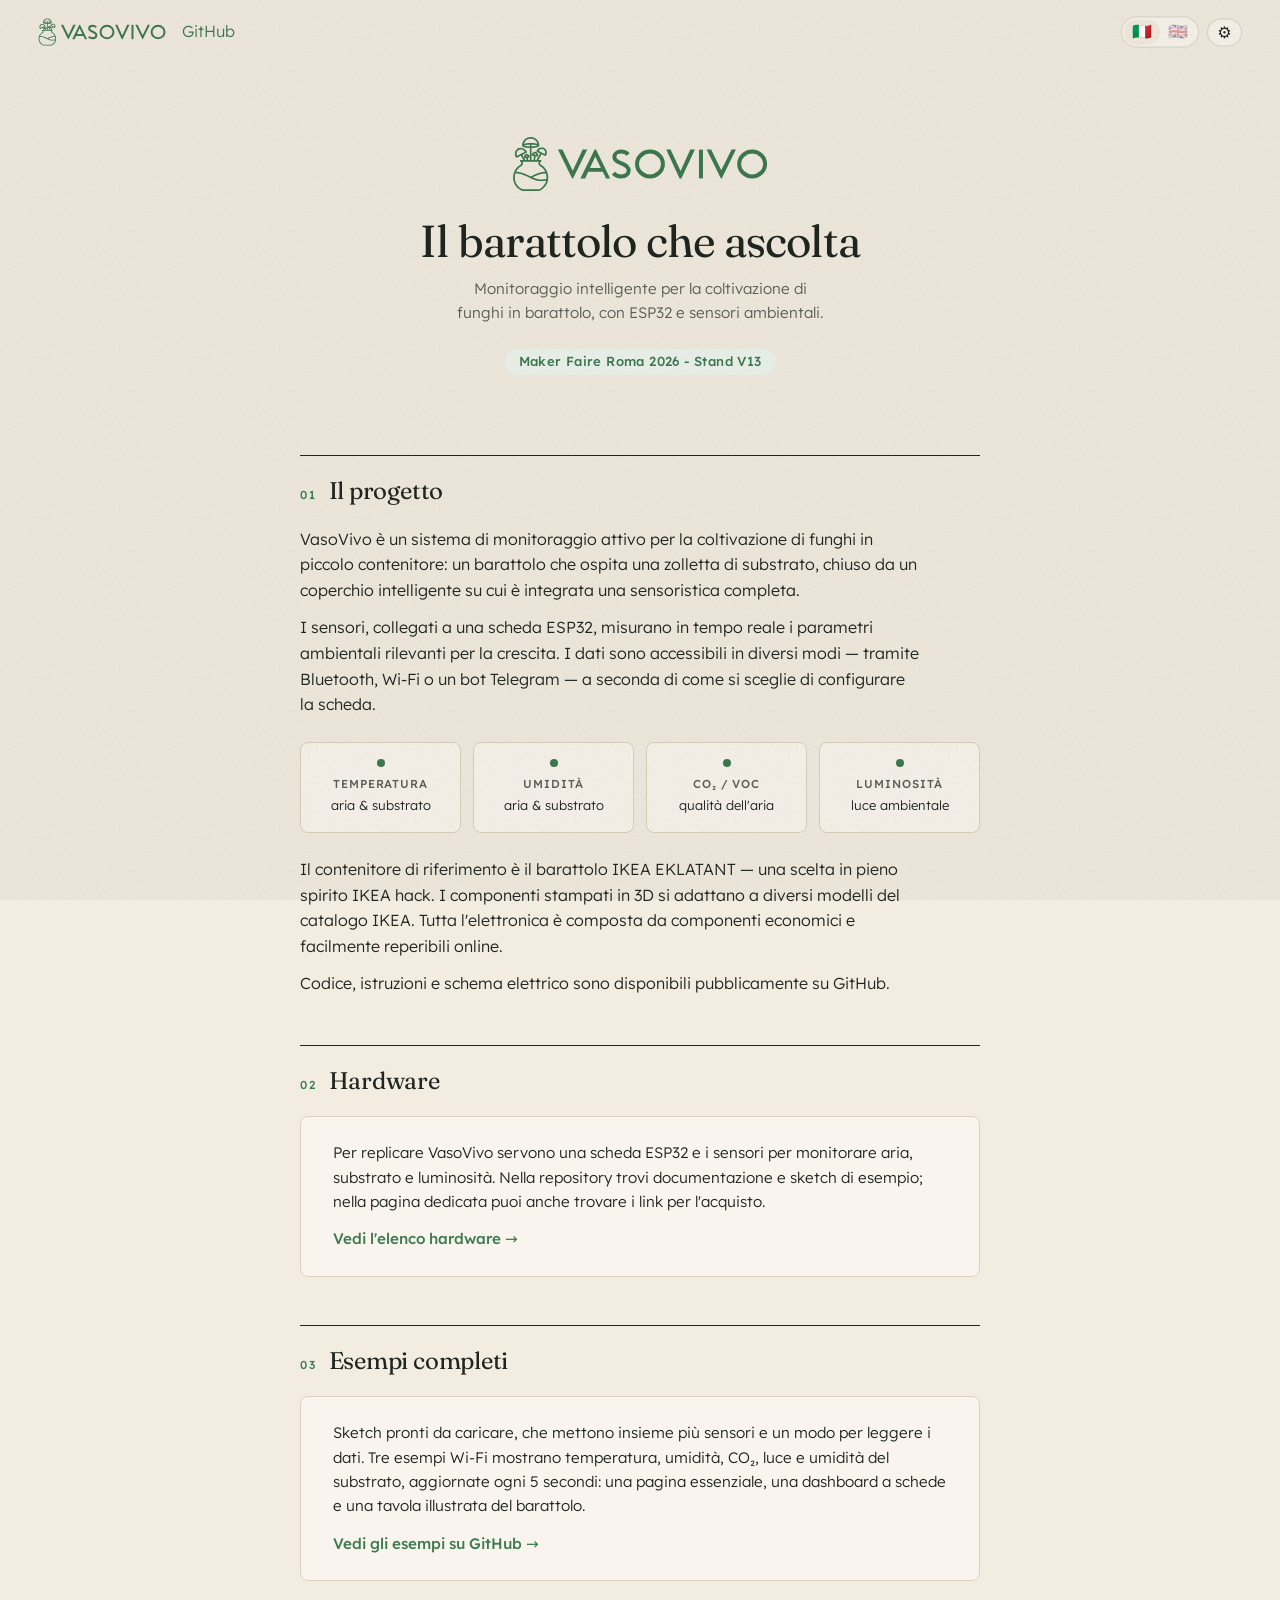
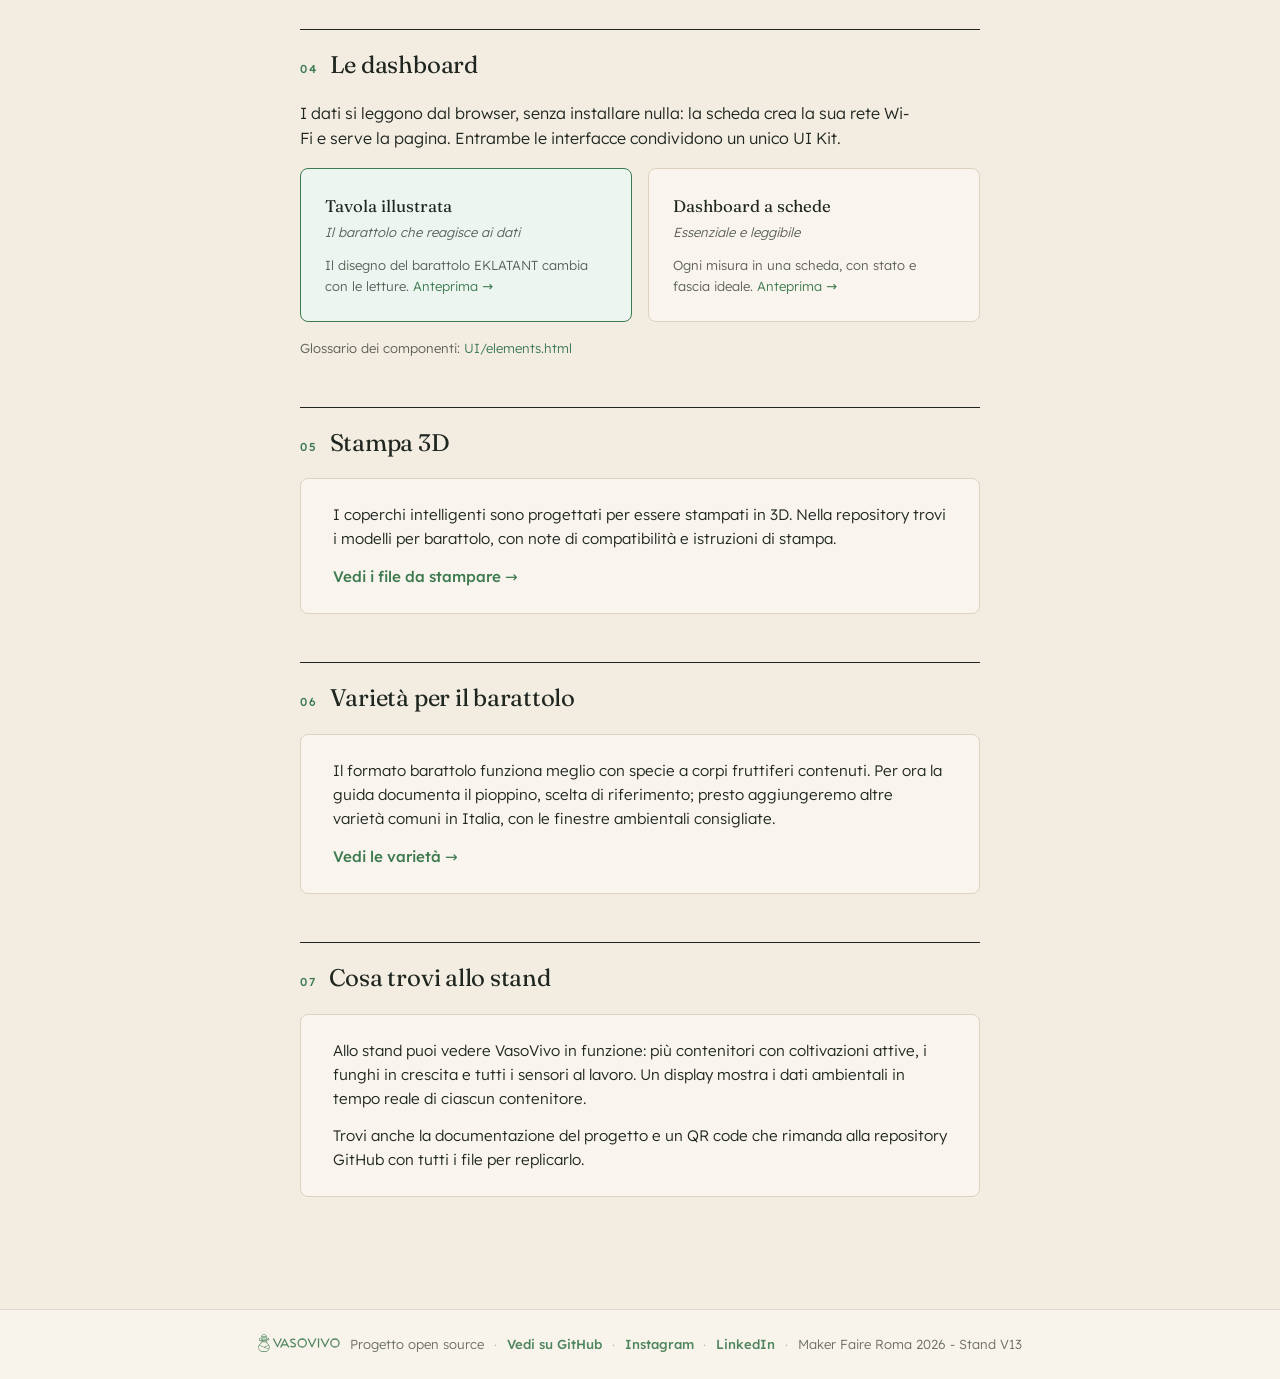
<file: index.html>
<!DOCTYPE html>
<html lang="it">
<head>
  <meta charset="UTF-8" />
  <meta name="viewport" content="width=device-width, initial-scale=1.0" />
  <title data-i18n="home.title">VasoVivo</title>
  <script async src="https://www.googletagmanager.com/gtag/js?id=G-1X45DY3BR6"></script>
  <script>
    window.dataLayer = window.dataLayer || [];
    function gtag(){dataLayer.push(arguments);}
    gtag('js', new Date());
    gtag('config', 'G-1X45DY3BR6');
  </script>
  <link rel="preconnect" href="https://fonts.googleapis.com" />
  <link rel="preconnect" href="https://fonts.gstatic.com" crossorigin />
  <link href="https://fonts.googleapis.com/css2?family=Fraunces:ital,opsz,wght@0,9..144,300..500;1,9..144,300..400&family=Lexend:wght@300;400;500;600&display=swap" rel="stylesheet" />
  <link rel="stylesheet" href="css/style.css" />
</head>
<body class="vv-page">

  <header class="vv-top">
    <a class="vv-brand vv-brand--logo" href="index.html">
      <img src="img/logo.svg" alt="VasoVivo" />
    </a>
    <div class="vv-top__meta">
      <a href="https://github.com/mferrantini/vasovivo" target="_blank" rel="noopener" data-i18n="nav.github">GitHub</a>
    </div>
  </header>

  <div class="vv-hero">
    <img class="vv-hero__logo" src="img/logo.svg" alt="" />
    <h1 class="vv-hero__title" data-i18n="home.hero">Il barattolo che ascolta</h1>
    <p class="vv-hero__lede" data-i18n="home.lede">
      Monitoraggio intelligente per la coltivazione di funghi in barattolo,
      con ESP32 e sensori ambientali.
    </p>
    <span class="vv-badge" data-i18n="home.badge">Maker Faire Roma 2026 - Stand V13</span>
  </div>

  <main class="vv-container">

    <section class="vv-section">
      <div class="vv-section__head">
        <span class="vv-section__num">01</span>
        <h2 class="vv-section__title" data-i18n="home.s1">Il progetto</h2>
      </div>
      <div class="vv-prose">
        <p data-i18n="home.s1.p1">
          <strong>VasoVivo</strong> è un sistema di monitoraggio attivo per la coltivazione di funghi in piccolo contenitore:
          un barattolo che ospita una zolletta di substrato, chiuso da un coperchio intelligente su cui è integrata una sensoristica completa.
        </p>
        <p data-i18n="home.s1.p2">
          I sensori, collegati a una scheda <strong>ESP32</strong>, misurano in tempo reale i parametri ambientali rilevanti per la crescita.
          I dati sono accessibili in diversi modi — tramite <strong>Bluetooth</strong>, <strong>Wi-Fi</strong> o un <strong>bot Telegram</strong> —
          a seconda di come si sceglie di configurare la scheda.
        </p>
      </div>

      <div class="vv-grid-auto vv-my-5">
        <div class="vv-param">
          <span class="vv-param__mark" aria-hidden="true"></span>
          <div class="vv-param__label" data-i18n="home.param.temp">Temperatura</div>
          <div class="vv-param__value" data-i18n="home.param.temp.v">aria &amp; substrato</div>
        </div>
        <div class="vv-param">
          <span class="vv-param__mark" aria-hidden="true"></span>
          <div class="vv-param__label" data-i18n="home.param.hum">Umidità</div>
          <div class="vv-param__value" data-i18n="home.param.hum.v">aria &amp; substrato</div>
        </div>
        <div class="vv-param">
          <span class="vv-param__mark" aria-hidden="true"></span>
          <div class="vv-param__label" data-i18n="home.param.co2">CO₂ / VOC</div>
          <div class="vv-param__value" data-i18n="home.param.co2.v">qualità dell'aria</div>
        </div>
        <div class="vv-param">
          <span class="vv-param__mark" aria-hidden="true"></span>
          <div class="vv-param__label" data-i18n="home.param.light">Luminosità</div>
          <div class="vv-param__value" data-i18n="home.param.light.v">luce ambientale</div>
        </div>
      </div>

      <div class="vv-prose">
        <p data-i18n="home.s1.p3">
          Il contenitore di riferimento è il barattolo
          <a href="https://www.ikea.com/it/it/p/eklatant-contenitore-con-coperchio-vetro-trasparente-bambu-50621766/" target="_blank" rel="noopener"><strong>IKEA EKLATANT</strong></a>
          — una scelta in pieno spirito <em>IKEA hack</em>. I componenti stampati in 3D si adattano a diversi modelli
          del catalogo IKEA. Tutta l'elettronica è composta da componenti economici e facilmente reperibili online.
        </p>
        <p data-i18n="home.s1.p4">
          Codice, istruzioni e schema elettrico sono disponibili pubblicamente su
          <a href="https://github.com/mferrantini/vasovivo" target="_blank" rel="noopener">GitHub</a>.
        </p>
      </div>
    </section>

    <section class="vv-section">
      <div class="vv-section__head">
        <span class="vv-section__num">02</span>
        <h2 class="vv-section__title" data-i18n="home.s2">Hardware</h2>
      </div>
      <div class="vv-panel">
        <p data-i18n="home.s2.p">
          Per replicare VasoVivo servono una scheda ESP32 e i sensori per monitorare aria, substrato e luminosità.
          Nella repository trovi documentazione e sketch di esempio; nella pagina dedicata puoi anche trovare i link per l'acquisto.
        </p>
        <a href="hardware.html" class="vv-link" data-i18n="home.s2.link">Vedi l'elenco hardware →</a>
      </div>
    </section>

    <section class="vv-section">
      <div class="vv-section__head">
        <span class="vv-section__num">03</span>
        <h2 class="vv-section__title" data-i18n="home.s3">Esempi completi</h2>
      </div>
      <div class="vv-panel">
        <p data-i18n="home.s3.p">
          Sketch pronti da caricare, che mettono insieme più sensori e un modo per leggere i dati.
          Tre esempi Wi-Fi mostrano temperatura, umidità, CO₂, luce e umidità del substrato, aggiornate ogni 5 secondi:
          una pagina essenziale, una dashboard a schede e una tavola illustrata del barattolo.
        </p>
        <a href="https://github.com/mferrantini/vasovivo/tree/main/examples" target="_blank" rel="noopener" class="vv-link" data-i18n="home.s3.link">Vedi gli esempi su GitHub →</a>
      </div>
    </section>

    <section class="vv-section">
      <div class="vv-section__head">
        <span class="vv-section__num">04</span>
        <h2 class="vv-section__title" data-i18n="home.s4">Le dashboard</h2>
      </div>
      <div class="vv-prose vv-mb-4">
        <p data-i18n="home.s4.p">
          I dati si leggono dal browser, senza installare nulla: la scheda crea la sua rete Wi-Fi e serve la pagina.
          Entrambe le interfacce condividono un unico UI Kit.
        </p>
      </div>
      <div class="vv-grid-2">
        <div class="vv-card vv-card--featured">
          <div class="vv-card__title" data-i18n="home.s4.c1.t">Tavola illustrata</div>
          <div class="vv-card__subtitle" data-i18n="home.s4.c1.s">Il barattolo che reagisce ai dati</div>
          <p><span data-i18n="home.s4.c1.p">Il disegno del barattolo EKLATANT cambia con le letture.</span> <a href="UI/index.html" data-i18n="home.s4.c1.link">Anteprima →</a></p>
        </div>
        <div class="vv-card">
          <div class="vv-card__title" data-i18n="home.s4.c2.t">Dashboard a schede</div>
          <div class="vv-card__subtitle" data-i18n="home.s4.c2.s">Essenziale e leggibile</div>
          <p><span data-i18n="home.s4.c2.p">Ogni misura in una scheda, con stato e fascia ideale.</span> <a href="UI/schede.html" data-i18n="home.s4.c2.link">Anteprima →</a></p>
        </div>
      </div>
      <p class="vv-mt-4 vv-text-sm vv-text-soft">
        <span data-i18n="home.s4.gloss">Glossario dei componenti:</span> <a href="UI/elements.html">UI/elements.html</a>
      </p>
    </section>

    <section class="vv-section">
      <div class="vv-section__head">
        <span class="vv-section__num">05</span>
        <h2 class="vv-section__title" data-i18n="home.s5">Stampa 3D</h2>
      </div>
      <div class="vv-panel">
        <p data-i18n="home.s5.p">
          I coperchi intelligenti sono progettati per essere stampati in 3D. Nella repository trovi i modelli
          per barattolo, con note di compatibilità e istruzioni di stampa.
        </p>
        <a href="prints.html" class="vv-link" data-i18n="home.s5.link">Vedi i file da stampare →</a>
      </div>
    </section>

    <section class="vv-section">
      <div class="vv-section__head">
        <span class="vv-section__num">06</span>
        <h2 class="vv-section__title" data-i18n="home.s6">Varietà per il barattolo</h2>
      </div>
      <div class="vv-panel">
        <p data-i18n="home.s6.p">
          Il formato barattolo funziona meglio con specie a corpi fruttiferi contenuti.
          Per ora la guida documenta il pioppino, scelta di riferimento; presto aggiungeremo
          altre varietà comuni in Italia, con le finestre ambientali consigliate.
        </p>
        <a href="varieties.html" class="vv-link" data-i18n="home.s6.link">Vedi le varietà →</a>
      </div>
    </section>

    <section class="vv-section">
      <div class="vv-section__head">
        <span class="vv-section__num">07</span>
        <h2 class="vv-section__title" data-i18n="home.s7">Cosa trovi allo stand</h2>
      </div>
      <div class="vv-panel">
        <p data-i18n="home.s7.p1">
          Allo stand puoi vedere <strong>VasoVivo</strong> in funzione: più contenitori con coltivazioni attive,
          i funghi in crescita e tutti i sensori al lavoro. Un display mostra i dati ambientali
          in tempo reale di ciascun contenitore.
        </p>
        <p data-i18n="home.s7.p2">
          Trovi anche la documentazione del progetto e un QR code che rimanda
          alla repository GitHub con tutti i file per replicarlo.
        </p>
      </div>
    </section>

  </main>

  <footer class="vv-foot">
    <img class="vv-foot__logo" src="img/logo.svg" alt="" />
    <span data-i18n="footer.open">Progetto open source</span>
    <span class="vv-foot__sep">·</span>
    <a href="https://github.com/mferrantini/vasovivo" target="_blank" rel="noopener" data-i18n="footer.github">Vedi su GitHub</a>
    <span class="vv-foot__sep">·</span>
    <a href="https://www.instagram.com/vasovivo_/" target="_blank" rel="noopener" data-i18n="footer.instagram">Instagram</a>
    <span class="vv-foot__sep">·</span>
    <a href="https://www.linkedin.com/in/marcoferrantini/" target="_blank" rel="noopener" data-i18n="footer.linkedin">LinkedIn</a>
    <span class="vv-foot__sep">·</span>
    <span data-i18n="footer.mf">Maker Faire Roma 2026 - Stand V13</span>
  </footer>

  <script src="js/vv-settings.js"></script>
</body>
</html>
</file>
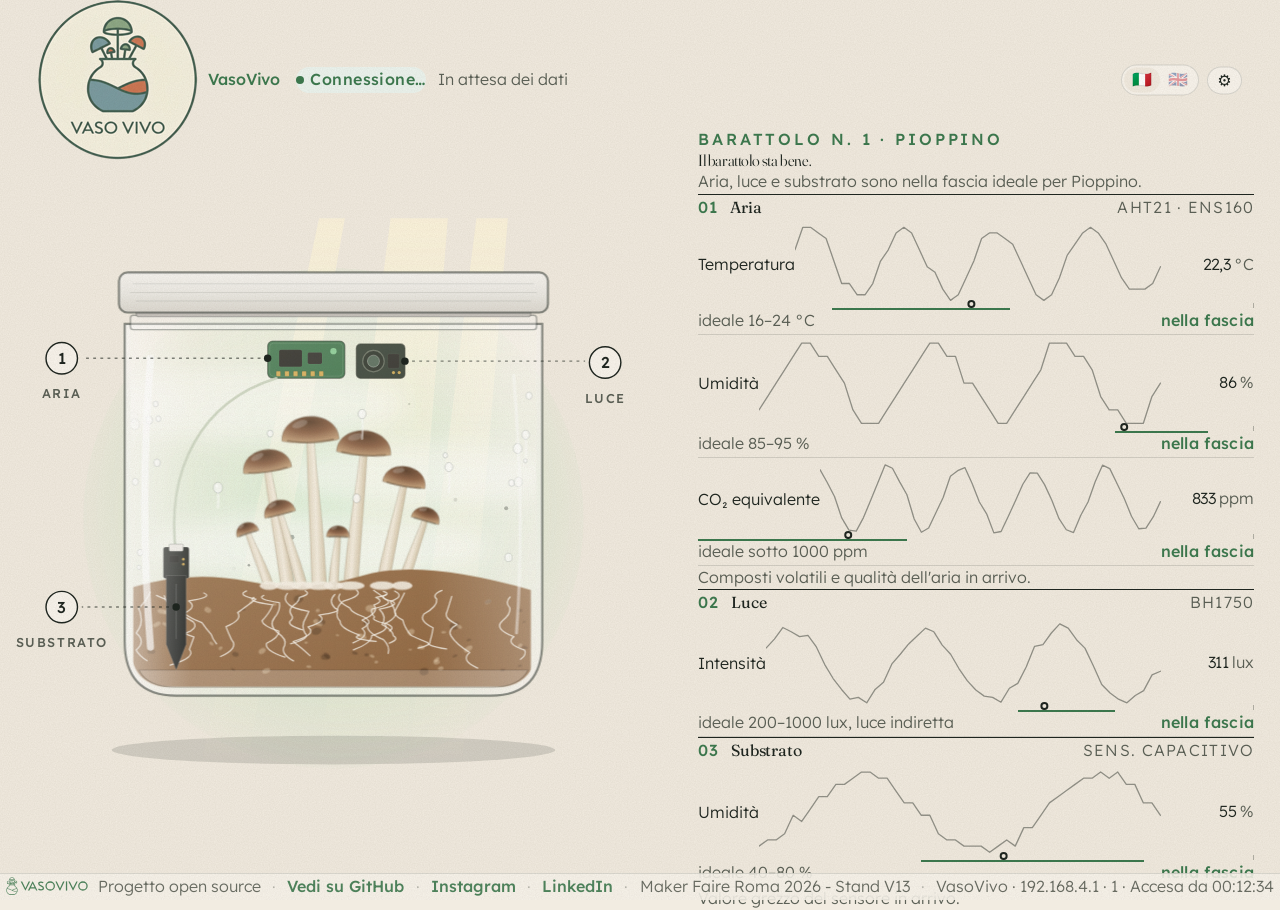
<file: UI/index.html>
<!DOCTYPE html>
<html lang="it">
<head>
  <meta charset="UTF-8" />
  <meta name="viewport" content="width=device-width, initial-scale=1.0" />
  <title>Il barattolo — VasoVivo</title>
  <script async src="https://www.googletagmanager.com/gtag/js?id=G-1X45DY3BR6"></script>
  <script>
    window.dataLayer = window.dataLayer || [];
    function gtag(){dataLayer.push(arguments);}
    gtag('js', new Date());
    gtag('config', 'G-1X45DY3BR6');
  </script>
  <!-- vv:online -->
  <link rel="preconnect" href="https://fonts.googleapis.com" />
  <link rel="preconnect" href="https://fonts.gstatic.com" crossorigin />
  <link href="https://fonts.googleapis.com/css2?family=Fraunces:ital,opsz,wght@0,9..144,300..500;1,9..144,300..400&family=Lexend:wght@300;400;500;600&display=swap" rel="stylesheet" />
  <!-- /vv:online -->
  <link rel="stylesheet" href="../css/style.css" />
</head>
<!--
  Dashboard: tavola illustrata del barattolo EKLATANT.
  Sul sito mostra dati simulati; examples/wifi-illustrated/build-data.sh ne fa la copia per l'ESP32.
-->
<body class="vv-page vv-page--dash" data-source="demo">

  <header class="vv-top vv-reveal">
    <a class="vv-brand" href="../index.html">
      <img src="../img/logo-small.png" alt="" width="36" height="36" />
      <span>VasoVivo</span>
    </a>
    <div class="vv-top__meta">
      <span class="vv-status vv-status--ok" id="status">
        <span class="vv-status__dot"></span>
        <span id="status-text" data-i18n="dash.connecting">Connessione…</span>
      </span>
      <span class="vv-ts" id="updated" data-i18n="dash.waiting">In attesa dei dati</span>
    </div>
  </header>

  <main class="vv-dash vv-dash--loading" id="dashboard">

    <figure class="vv-plate">
      <!--
        EKLATANT 4,2 l: diametro 20 cm, altezza 18,5 cm (più largo che alto).
        Coperchio bianco stampato 3D; sensori sotto il coperchio, dentro il barattolo.
      -->
      <svg class="vv-art" id="jar-art" viewBox="45 36 430 386" role="img" aria-labelledby="jar-art-title">
        <title id="jar-art-title">Barattolo IKEA EKLATANT con pioppini: condensa, luce, aria e substrato cambiano con le letture</title>
        <defs>
          <radialGradient id="vv-glow" cx="50%" cy="48%" r="55%">
            <stop offset="0" class="vv-glow-stop" />
            <stop offset="1" class="vv-glow-stop" stop-opacity="0" />
          </radialGradient>
          <linearGradient id="vv-ray" x1="0" y1="0" x2="0" y2="1">
            <stop offset="0" stop-color="#fff7dc" stop-opacity="0.95" />
            <stop offset="1" stop-color="#fff7dc" stop-opacity="0" />
          </linearGradient>
          <linearGradient id="vv-glass" x1="0" y1="0" x2="1" y2="0">
            <stop offset="0" stop-color="#ffffff" stop-opacity="0.55" />
            <stop offset="0.16" stop-color="#ffffff" stop-opacity="0.08" />
            <stop offset="0.72" stop-color="#ffffff" stop-opacity="0" />
            <stop offset="1" stop-color="#ffffff" stop-opacity="0.28" />
          </linearGradient>
          <linearGradient id="vv-lid" x1="0" y1="0" x2="0" y2="1">
            <stop offset="0" stop-color="#f7f5f1" />
            <stop offset="0.55" stop-color="#eceae4" />
            <stop offset="1" stop-color="#ddd9d1" />
          </linearGradient>
          <radialGradient id="vv-cap" cx="50%" cy="20%" r="85%">
            <stop offset="0" stop-color="#4f311d" />
            <stop offset="0.5" stop-color="#83563a" />
            <stop offset="1" stop-color="#c9a47c" />
          </radialGradient>
          <linearGradient id="vv-stem" x1="0" y1="0" x2="1" y2="0">
            <stop offset="0" stop-color="#e2d6c0" />
            <stop offset="0.45" stop-color="#f6efe2" />
            <stop offset="1" stop-color="#d5c6aa" />
          </linearGradient>
          <filter id="vv-blur" x="-50%" y="-50%" width="200%" height="200%">
            <feGaussianBlur stdDeviation="8" />
          </filter>
          <!-- Interno del vetro: cilindro largo e basso, angoli morbidi in basso -->
          <clipPath id="vv-inside">
            <path d="M118 98 H402 V318 Q402 348 372 348 H148 Q118 348 118 318 Z" />
          </clipPath>
        </defs>

        <!-- Alone soft (colore = temperatura), senza nicchia -->
        <circle cx="260" cy="230" r="175" fill="url(#vv-glow)" opacity="0.7" />
        <ellipse class="vv-shadow" cx="260" cy="392" rx="155" ry="10" />

        <!-- Luce dall'alto -->
        <g class="vv-rays">
          <g class="vv-rays__flicker">
            <polygon points="300,20 340,20 310,400 250,400" fill="url(#vv-ray)" />
            <polygon points="360,20 382,20 350,400 312,400" fill="url(#vv-ray)" />
            <polygon points="250,20 268,20 200,400 168,400" fill="url(#vv-ray)" />
          </g>
        </g>

        <!-- Corpo in vetro (fondo) -->
        <path class="vv-glass-back" d="M114 94 H406 V316 Q406 354 370 354 H150 Q114 354 114 316 Z" />

        <g clip-path="url(#vv-inside)">
          <g class="vv-mist">
            <ellipse class="vv-mist__cloud" cx="200" cy="150" rx="110" ry="26" filter="url(#vv-blur)" />
            <ellipse class="vv-mist__cloud vv-mist__cloud--slow" cx="320" cy="200" rx="95" ry="22" filter="url(#vv-blur)" />
            <ellipse class="vv-mist__cloud" cx="250" cy="250" rx="120" ry="24" filter="url(#vv-blur)" />
          </g>
          <g id="jar-particles"></g>

          <!-- Sensori sotto il coperchio, centrati sull'asse del barattolo (≈260) -->
          <g id="jar-sensors">
            <!-- Aria: ENS160 + AHT21 -->
            <g class="vv-mod vv-mod--air" transform="translate(214 106)">
              <rect class="vv-board" x="0" y="0" width="54" height="26" rx="3.5" />
              <rect class="vv-board__edge" x="1.5" y="1.5" width="51" height="23" rx="2.5" />
              <rect class="vv-chip-ic" x="8" y="6" width="16" height="12" rx="1.2" />
              <rect class="vv-chip-ic vv-chip-ic--sm" x="28" y="8" width="10" height="8" rx="1" />
              <circle class="vv-led" cx="46" cy="7" r="2.2" />
              <!-- Pin header Dorati -->
              <g class="vv-pins">
                <rect x="6" y="21" width="3" height="3.5" rx="0.4" />
                <rect x="12" y="21" width="3" height="3.5" rx="0.4" />
                <rect x="18" y="21" width="3" height="3.5" rx="0.4" />
                <rect x="24" y="21" width="3" height="3.5" rx="0.4" />
                <rect x="30" y="21" width="3" height="3.5" rx="0.4" />
                <rect x="36" y="21" width="3" height="3.5" rx="0.4" />
              </g>
            </g>
            <!-- Luce: BH1750 con finestra fotodiodo -->
            <g class="vv-mod vv-mod--light" transform="translate(276 108)">
              <rect class="vv-board vv-board--dark" x="0" y="0" width="34" height="24" rx="3" />
              <circle class="vv-sense-window" cx="12" cy="12" r="7.5" />
              <circle class="vv-sense-lens" cx="12" cy="12" r="4.2" />
              <rect class="vv-chip-ic vv-chip-ic--sm" x="22" y="7" width="8" height="10" rx="1" />
              <circle class="vv-pad" cx="26" cy="20" r="1.1" />
              <circle class="vv-pad" cx="30" cy="20" r="1.1" />
            </g>
          </g>

          <g id="jar-shrooms"></g>
          <path class="vv-soil" d="M120 278 Q160 266 200 274 T280 270 T398 280 V348 H120 Z" />
          <g id="jar-chips"></g>
          <g id="jar-mycelium"></g>

          <!-- Sensore capacitivo umidità (lama PCB nera infilata nel substrato) -->
          <g id="jar-probe">
            <path class="vv-wire" d="M220 132 C168 148 142 195 150 256" pathLength="1" />
            <!-- Testata con elettronica e connettore (sopra il suolo) -->
            <rect class="vv-cap-probe__head" x="141" y="250" width="18" height="22" rx="1.5" />
            <rect class="vv-cap-probe__conn" x="145" y="248" width="10" height="5" rx="0.8" />
            <rect class="vv-chip-ic vv-chip-ic--sm" x="145" y="256" width="7" height="5" rx="0.6" />
            <circle class="vv-pad" cx="155" cy="258.5" r="0.9" />
            <circle class="vv-pad" cx="155" cy="262" r="0.9" />
            <!-- Lama capacitiva nel substrato -->
            <path class="vv-cap-probe" d="M143 270 H157 V318 L150 336 L143 318 Z" />
            <path class="vv-cap-probe__line" d="M150 276 V314" />
          </g>

          <rect class="vv-wash" x="114" y="94" width="292" height="260" fill="url(#vv-ray)" />
          <g id="jar-drops"></g>
        </g>

        <!-- Vetro, bordo e coperchio bianco -->
        <path d="M114 94 H406 V316 Q406 354 370 354 H150 Q114 354 114 316 Z"
              fill="url(#vv-glass)" class="vv-outline" />
        <path class="vv-shine" d="M132 118 Q124 220 132 320" />
        <path class="vv-shine vv-shine--thin" d="M386 130 Q394 230 388 310" />
        <!-- Spessore del fondo in vetro -->
        <path d="M150 348 H370 Q390 348 396 336 H124 Q130 348 150 348 Z"
              fill="rgba(255,255,255,0.22)" stroke="rgba(31,38,32,0.2)" stroke-width="0.8" />

        <rect class="vv-glass-rim" x="118" y="88" width="284" height="10" rx="2" />
        <rect class="vv-gasket" x="122" y="82" width="276" height="7" rx="2" />
        <!-- Coperchio stampato 3D, bianco, a filo -->
        <rect class="vv-lid vv-outline" x="110" y="58" width="300" height="28" rx="6" />
        <path class="vv-lid-layers"
              d="M120 66 H400 M118 72 H402 M122 78 H398" />

        <!-- Richiami: 1 Aria (moduli sotto il coperchio), 2 Luce, 3 Substrato -->
        <g class="vv-marker" data-marker="1" style="--i: 1">
          <path d="M214 118 H84" />
          <circle class="vv-marker__anchor" cx="214" cy="118" r="2.6" />
          <circle class="vv-marker__ring" cx="70" cy="118" r="11" />
          <text x="70" y="122">1</text>
          <text class="vv-marker__label" x="70" y="146" data-i18n="jar.ch.air">Aria</text>
        </g>
        <g class="vv-marker" data-marker="2" style="--i: 2">
          <path d="M310 120 H436" />
          <circle class="vv-marker__anchor" cx="310" cy="120" r="2.6" />
          <circle class="vv-marker__ring" cx="450" cy="121" r="11" />
          <text x="450" y="125">2</text>
          <text class="vv-marker__label" x="450" y="149" data-i18n="jar.ch.light">Luce</text>
        </g>
        <g class="vv-marker" data-marker="3" style="--i: 3">
          <path d="M150 292 H84" />
          <circle class="vv-marker__anchor" cx="150" cy="292" r="2.6" />
          <circle class="vv-marker__ring" cx="70" cy="292" r="11" />
          <text x="70" y="296">3</text>
          <text class="vv-marker__label" x="70" y="320" data-i18n="jar.ch.substrate">Substrato</text>
        </g>
      </svg>
    </figure>

    <section class="vv-copy">
      <p class="vv-kicker vv-reveal" style="--i: 1" data-i18n-species="dash.kicker">Barattolo n. 1 · Pioppino</p>
      <h1 class="vv-verdict vv-reveal" style="--i: 2" aria-live="polite"><span id="verdict" data-i18n="jar.verdict.listen">Ascolto il barattolo…</span></h1>
      <p class="vv-lede vv-reveal" style="--i: 3"><span id="verdict-detail" data-i18n="jar.verdict.listen.d">Le prime letture arrivano in pochi secondi.</span></p>

      <div class="vv-columns">
        <div class="vv-col">
          <section class="vv-chapter vv-reveal" style="--i: 4" aria-labelledby="ch-air" data-marker="1">
            <header class="vv-chapter__head">
              <span class="vv-chapter__num">01</span>
              <h2 id="ch-air" data-i18n="jar.ch.air">Aria</h2>
              <span class="vv-chapter__source">AHT21 · ENS160</span>
            </header>

            <div class="vv-reading" id="r-temp" data-min="10" data-max="35" data-low="16" data-high="24">
              <span class="vv-reading__label" data-i18n="jar.label.temp">Temperatura</span>
              <svg class="vv-reading__spark" viewBox="0 0 100 24" preserveAspectRatio="none" aria-hidden="true"><polyline /></svg>
              <span class="vv-reading__value"><span class="vv-reading__number">—</span><span class="vv-reading__unit">°C</span></span>
              <span class="vv-scale" aria-hidden="true"><span class="vv-scale__ideal"></span><span class="vv-scale__needle"></span></span>
              <span class="vv-reading__range">ideale 16–24 °C</span>
              <span class="vv-reading__state"></span>
            </div>

            <div class="vv-reading" id="r-hum" data-min="40" data-max="100" data-low="85" data-high="95">
              <span class="vv-reading__label" data-i18n="jar.label.hum">Umidità</span>
              <svg class="vv-reading__spark" viewBox="0 0 100 24" preserveAspectRatio="none" aria-hidden="true"><polyline /></svg>
              <span class="vv-reading__value"><span class="vv-reading__number">—</span><span class="vv-reading__unit">%</span></span>
              <span class="vv-scale" aria-hidden="true"><span class="vv-scale__ideal"></span><span class="vv-scale__needle"></span></span>
              <span class="vv-reading__range">ideale 85–95 %</span>
              <span class="vv-reading__state"></span>
            </div>

            <div class="vv-reading" id="r-eco2" data-min="400" data-max="2000" data-low="0" data-high="1000">
              <span class="vv-reading__label" data-i18n="jar.label.eco2">CO₂ equivalente</span>
              <svg class="vv-reading__spark" viewBox="0 0 100 24" preserveAspectRatio="none" aria-hidden="true"><polyline /></svg>
              <span class="vv-reading__value"><span class="vv-reading__number">—</span><span class="vv-reading__unit">ppm</span></span>
              <span class="vv-scale" aria-hidden="true"><span class="vv-scale__ideal"></span><span class="vv-scale__needle"></span></span>
              <span class="vv-reading__range">ideale sotto 1000 ppm</span>
              <span class="vv-reading__state"></span>
            </div>

            <p class="vv-aside" id="air-aside" data-i18n="jar.aside.air.wait">Composti volatili e qualità dell'aria in arrivo.</p>
          </section>
        </div>

        <div class="vv-col">
          <section class="vv-chapter vv-reveal" style="--i: 5" aria-labelledby="ch-light" data-marker="2">
            <header class="vv-chapter__head">
              <span class="vv-chapter__num">02</span>
              <h2 id="ch-light" data-i18n="jar.ch.light">Luce</h2>
              <span class="vv-chapter__source">BH1750</span>
            </header>

            <div class="vv-reading" id="r-lux" data-min="1" data-max="10000" data-low="200" data-high="1000" data-scale="log">
              <span class="vv-reading__label" data-i18n="jar.label.lux">Intensità</span>
              <svg class="vv-reading__spark" viewBox="0 0 100 24" preserveAspectRatio="none" aria-hidden="true"><polyline /></svg>
              <span class="vv-reading__value"><span class="vv-reading__number">—</span><span class="vv-reading__unit">lux</span></span>
              <span class="vv-scale" aria-hidden="true"><span class="vv-scale__ideal"></span><span class="vv-scale__needle"></span></span>
              <span class="vv-reading__range">ideale 200–1000 lux, luce indiretta</span>
              <span class="vv-reading__state"></span>
            </div>
          </section>

          <section class="vv-chapter vv-reveal" style="--i: 6" aria-labelledby="ch-substrate" data-marker="3">
            <header class="vv-chapter__head">
              <span class="vv-chapter__num">03</span>
              <h2 id="ch-substrate" data-i18n="jar.ch.substrate">Substrato</h2>
              <span class="vv-chapter__source">Sens. capacitivo</span>
            </header>

            <div class="vv-reading" id="r-moisture" data-min="0" data-max="100" data-low="40" data-high="80">
              <span class="vv-reading__label" data-i18n="jar.label.moisture">Umidità</span>
              <svg class="vv-reading__spark" viewBox="0 0 100 24" preserveAspectRatio="none" aria-hidden="true"><polyline /></svg>
              <span class="vv-reading__value"><span class="vv-reading__number">—</span><span class="vv-reading__unit">%</span></span>
              <span class="vv-scale" aria-hidden="true"><span class="vv-scale__ideal"></span><span class="vv-scale__needle"></span></span>
              <span class="vv-reading__range">ideale 40–80 %</span>
              <span class="vv-reading__state"></span>
            </div>

            <p class="vv-aside" id="substrate-aside" data-i18n="jar.aside.sub.wait">Valore grezzo del sensore in arrivo.</p>
          </section>
        </div>
      </div>

      <!-- vv:site -->
      <p class="vv-back">
        <a href="elements.html" data-i18n="dash.back.ui">Componenti UI →</a>
        &nbsp;·&nbsp;
        <a href="../index.html" data-i18n="dash.back.site">← Torna al sito</a>
      </p>
      <!-- /vv:site -->
    </section>

  </main>

  <footer class="vv-foot">
    <img class="vv-foot__logo" src="../img/logo.svg" alt="" />
    <span id="footer-source" data-i18n="footer.open">Progetto open source</span>
    <span class="vv-foot__sep">·</span>
    <a href="https://github.com/mferrantini/vasovivo" target="_blank" rel="noopener" data-i18n="footer.github">Vedi su GitHub</a>
    <span class="vv-foot__sep">·</span>
    <a href="https://www.instagram.com/vasovivo_/" target="_blank" rel="noopener" data-i18n="footer.instagram">Instagram</a>
    <span class="vv-foot__sep">·</span>
    <a href="https://www.linkedin.com/in/marcoferrantini/" target="_blank" rel="noopener" data-i18n="footer.linkedin">LinkedIn</a>
    <span class="vv-foot__sep">·</span>
    <span data-i18n="footer.mf">Maker Faire Roma 2026 - Stand V13</span>
    <span class="vv-foot__sep">·</span>
    <span class="vv-foot__meta"><span id="info-network">—</span>
      · <span id="info-ip">—</span>
      · <span id="info-clients">—</span>
      · <span id="info-uptime-label" data-i18n="dash.dt.uptime">Accesa da</span>
      <span id="info-uptime">—</span></span>
  </footer>

  <script src="../js/vv-settings.js"></script>
  <script src="../js/vv-data.js"></script>
  <script src="../js/vv-jar.js"></script>
</body>
</html>
</file>
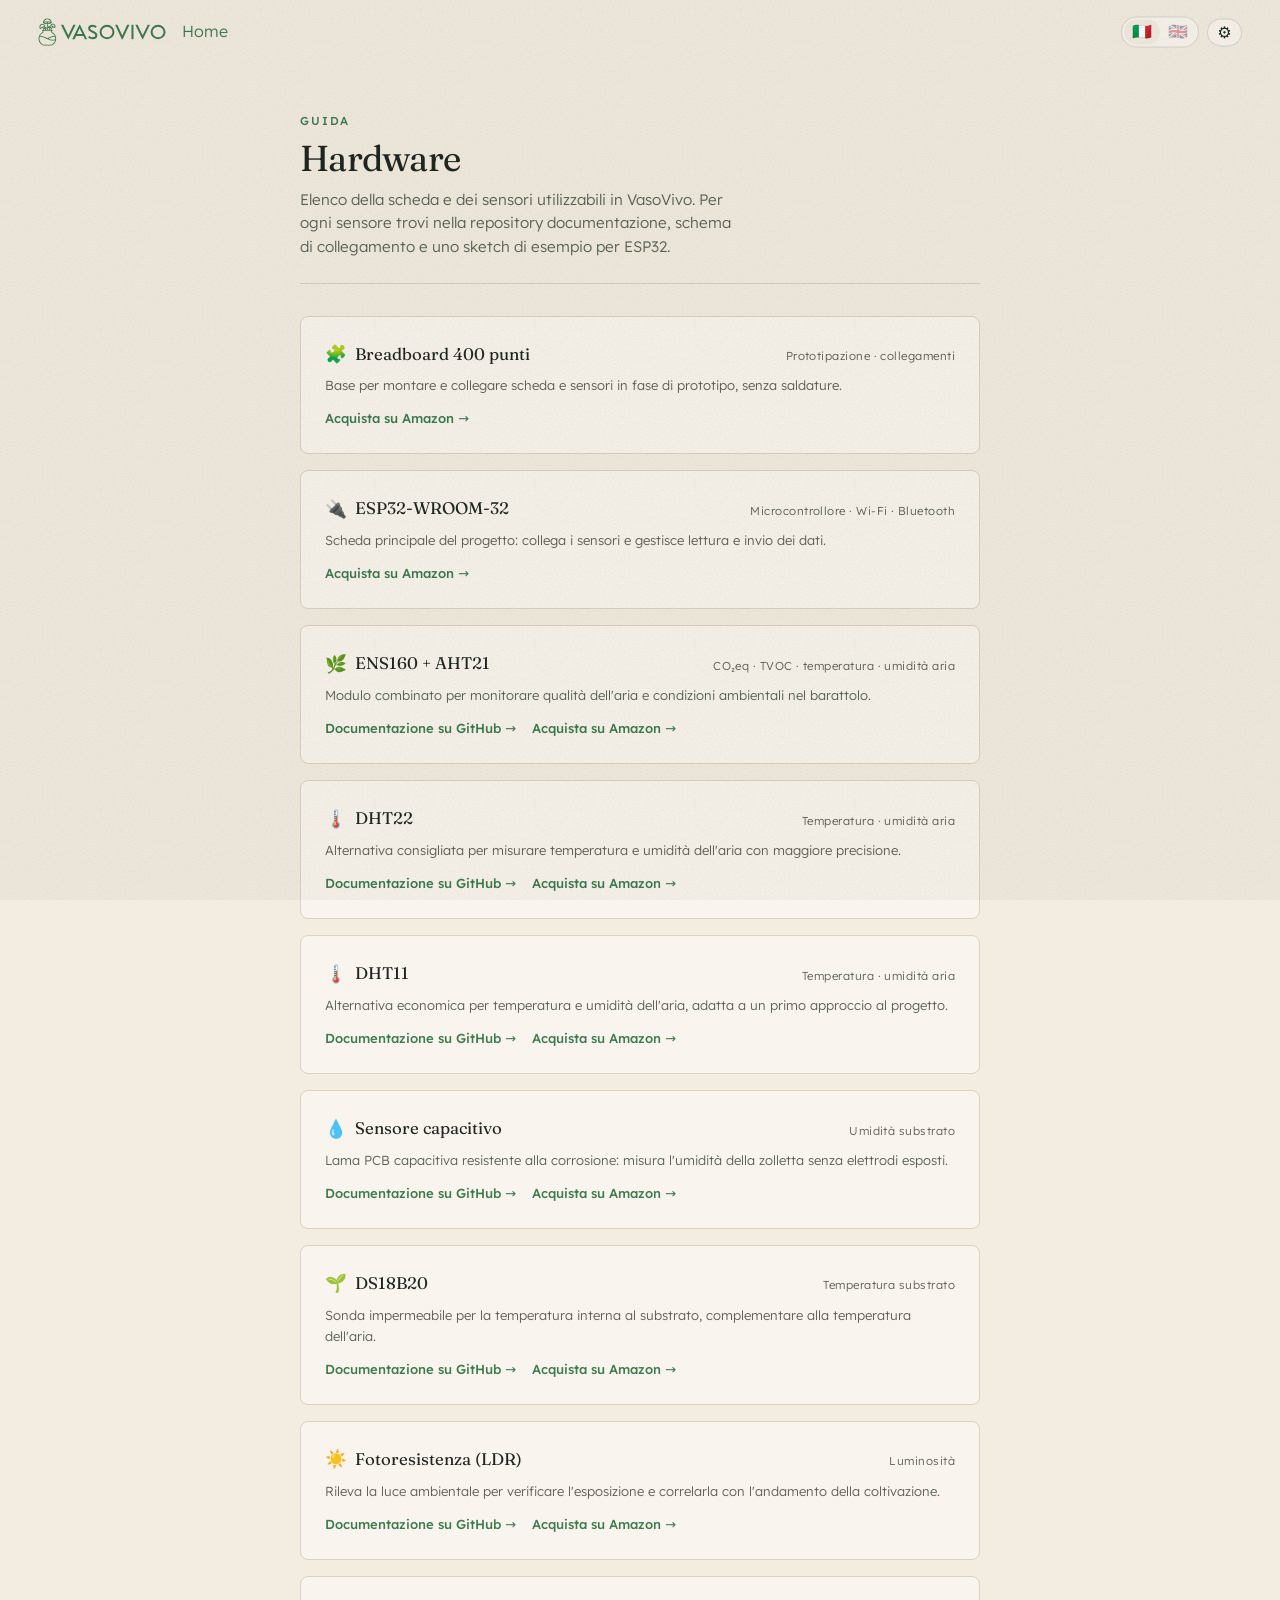
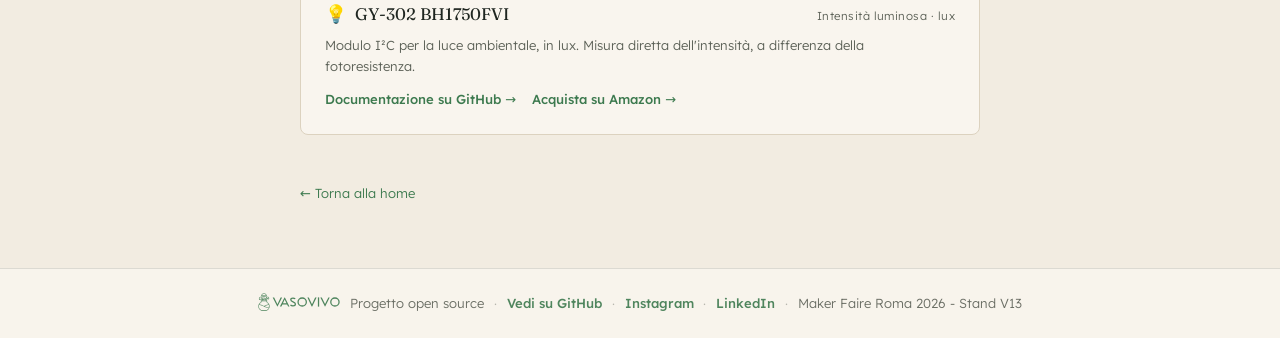
<file: hardware.html>
<!DOCTYPE html>
<html lang="it">
<head>
  <meta charset="UTF-8" />
  <meta name="viewport" content="width=device-width, initial-scale=1.0" />
  <title data-i18n="hw.title">Hardware — VasoVivo</title>
  <script async src="https://www.googletagmanager.com/gtag/js?id=G-1X45DY3BR6"></script>
  <script>
    window.dataLayer = window.dataLayer || [];
    function gtag(){dataLayer.push(arguments);}
    gtag('js', new Date());
    gtag('config', 'G-1X45DY3BR6');
  </script>
  <link rel="preconnect" href="https://fonts.googleapis.com" />
  <link rel="preconnect" href="https://fonts.gstatic.com" crossorigin />
  <link href="https://fonts.googleapis.com/css2?family=Fraunces:ital,opsz,wght@0,9..144,300..500;1,9..144,300..400&family=Lexend:wght@300;400;500;600&display=swap" rel="stylesheet" />
  <link rel="stylesheet" href="css/style.css" />
</head>
<body class="vv-page">

  <header class="vv-top">
    <a class="vv-brand vv-brand--logo" href="index.html">
      <img src="img/logo.svg" alt="VasoVivo" />
    </a>
    <div class="vv-top__meta">
      <a href="index.html" data-i18n="nav.home">Home</a>
    </div>
  </header>

  <main class="vv-container">

    <header class="vv-page-head">
      <span class="vv-eyebrow" data-i18n="hw.eyebrow">Guida</span>
      <h1 class="vv-page-head__title" data-i18n="hw.h1">Hardware</h1>
      <p class="vv-page-head__lede" data-i18n="hw.lede">
        Elenco della scheda e dei sensori utilizzabili in VasoVivo. Per ogni sensore trovi nella repository
        documentazione, schema di collegamento e uno sketch di esempio per ESP32.
      </p>
    </header>

    <ul class="vv-item-list">

      <li class="vv-item">
        <div class="vv-item__header">
          <h3 class="vv-item__title"><span class="vv-item__icon" aria-hidden="true">🧩</span> Breadboard 400 punti</h3>
          <span class="vv-item__meta" data-i18n="hw.bb.meta">Prototipazione · collegamenti</span>
        </div>
        <p data-i18n="hw.bb.p">Base per montare e collegare scheda e sensori in fase di prototipo, senza saldature.</p>
        <div class="vv-item__links">
          <a href="https://amzn.eu/d/0fgUUkNM" class="vv-link--muted" target="_blank" rel="noopener" data-i18n="link.amazon">Acquista su Amazon →</a>
        </div>
      </li>

      <li class="vv-item">
        <div class="vv-item__header">
          <h3 class="vv-item__title"><span class="vv-item__icon" aria-hidden="true">🔌</span> ESP32-WROOM-32</h3>
          <span class="vv-item__meta" data-i18n="hw.esp.meta">Microcontrollore · Wi-Fi · Bluetooth</span>
        </div>
        <p data-i18n="hw.esp.p">Scheda principale del progetto: collega i sensori e gestisce lettura e invio dei dati.</p>
        <div class="vv-item__links">
          <a href="https://amzn.eu/d/00sh8ijS" class="vv-link--muted" target="_blank" rel="noopener" data-i18n="link.amazon">Acquista su Amazon →</a>
        </div>
      </li>

      <li class="vv-item">
        <div class="vv-item__header">
          <h3 class="vv-item__title"><span class="vv-item__icon" aria-hidden="true">🌿</span> ENS160 + AHT21</h3>
          <span class="vv-item__meta" data-i18n="hw.ens.meta">CO₂eq · TVOC · temperatura · umidità aria</span>
        </div>
        <p data-i18n="hw.ens.p">Modulo combinato per monitorare qualità dell'aria e condizioni ambientali nel barattolo.</p>
        <div class="vv-item__links">
          <a href="https://github.com/mferrantini/vasovivo/tree/main/sensors/ens160-aht21" target="_blank" rel="noopener" data-i18n="link.docs">Documentazione su GitHub →</a>
          <a href="https://amzn.eu/d/09YsVM7w" class="vv-link--muted" target="_blank" rel="noopener" data-i18n="link.amazon">Acquista su Amazon →</a>
        </div>
      </li>

      <li class="vv-item">
        <div class="vv-item__header">
          <h3 class="vv-item__title"><span class="vv-item__icon" aria-hidden="true">🌡️</span> DHT22</h3>
          <span class="vv-item__meta" data-i18n="hw.dht22.meta">Temperatura · umidità aria</span>
        </div>
        <p data-i18n="hw.dht22.p">Alternativa consigliata per misurare temperatura e umidità dell'aria con maggiore precisione.</p>
        <div class="vv-item__links">
          <a href="https://github.com/mferrantini/vasovivo/tree/main/sensors/dht22" target="_blank" rel="noopener" data-i18n="link.docs">Documentazione su GitHub →</a>
          <a href="https://amzn.eu/d/05ty8ZEh" class="vv-link--muted" target="_blank" rel="noopener" data-i18n="link.amazon">Acquista su Amazon →</a>
        </div>
      </li>

      <li class="vv-item">
        <div class="vv-item__header">
          <h3 class="vv-item__title"><span class="vv-item__icon" aria-hidden="true">🌡️</span> DHT11</h3>
          <span class="vv-item__meta" data-i18n="hw.dht11.meta">Temperatura · umidità aria</span>
        </div>
        <p data-i18n="hw.dht11.p">Alternativa economica per temperatura e umidità dell'aria, adatta a un primo approccio al progetto.</p>
        <div class="vv-item__links">
          <a href="https://github.com/mferrantini/vasovivo/tree/main/sensors/dht11" target="_blank" rel="noopener" data-i18n="link.docs">Documentazione su GitHub →</a>
          <a href="https://amzn.eu/d/0f7JwCVp" class="vv-link--muted" target="_blank" rel="noopener" data-i18n="link.amazon">Acquista su Amazon →</a>
        </div>
      </li>

      <li class="vv-item">
        <div class="vv-item__header">
          <h3 class="vv-item__title"><span class="vv-item__icon" aria-hidden="true">💧</span> Sensore capacitivo</h3>
          <span class="vv-item__meta" data-i18n="hw.cap.meta">Umidità substrato</span>
        </div>
        <p data-i18n="hw.cap.p">Lama PCB capacitiva resistente alla corrosione: misura l'umidità della zolletta senza elettrodi esposti.</p>
        <div class="vv-item__links">
          <a href="https://github.com/mferrantini/vasovivo/tree/main/sensors/capacitive-moisture" target="_blank" rel="noopener" data-i18n="link.docs">Documentazione su GitHub →</a>
          <a href="https://amzn.eu/d/0f9MrNnY" class="vv-link--muted" target="_blank" rel="noopener" data-i18n="link.amazon">Acquista su Amazon →</a>
        </div>
      </li>

      <li class="vv-item">
        <div class="vv-item__header">
          <h3 class="vv-item__title"><span class="vv-item__icon" aria-hidden="true">🌱</span> DS18B20</h3>
          <span class="vv-item__meta" data-i18n="hw.ds.meta">Temperatura substrato</span>
        </div>
        <p data-i18n="hw.ds.p">Sonda impermeabile per la temperatura interna al substrato, complementare alla temperatura dell'aria.</p>
        <div class="vv-item__links">
          <a href="https://github.com/mferrantini/vasovivo/tree/main/sensors/ds18b20" target="_blank" rel="noopener" data-i18n="link.docs">Documentazione su GitHub →</a>
          <a href="https://amzn.eu/d/01pL8143" class="vv-link--muted" target="_blank" rel="noopener" data-i18n="link.amazon">Acquista su Amazon →</a>
        </div>
      </li>

      <li class="vv-item">
        <div class="vv-item__header">
          <h3 class="vv-item__title"><span class="vv-item__icon" aria-hidden="true">☀️</span> Fotoresistenza (LDR)</h3>
          <span class="vv-item__meta" data-i18n="hw.ldr.meta">Luminosità</span>
        </div>
        <p data-i18n="hw.ldr.p">Rileva la luce ambientale per verificare l'esposizione e correlarla con l'andamento della coltivazione.</p>
        <div class="vv-item__links">
          <a href="https://github.com/mferrantini/vasovivo/tree/main/sensors/ldr" target="_blank" rel="noopener" data-i18n="link.docs">Documentazione su GitHub →</a>
          <a href="https://amzn.eu/d/06DKjILB" class="vv-link--muted" target="_blank" rel="noopener" data-i18n="link.amazon">Acquista su Amazon →</a>
        </div>
      </li>

      <li class="vv-item">
        <div class="vv-item__header">
          <h3 class="vv-item__title"><span class="vv-item__icon" aria-hidden="true">💡</span> GY-302 BH1750FVI</h3>
          <span class="vv-item__meta" data-i18n="hw.bh.meta">Intensità luminosa · lux</span>
        </div>
        <p data-i18n="hw.bh.p">Modulo I²C per la luce ambientale, in lux. Misura diretta dell'intensità, a differenza della fotoresistenza.</p>
        <div class="vv-item__links">
          <a href="https://github.com/mferrantini/vasovivo/tree/main/sensors/bh1750" target="_blank" rel="noopener" data-i18n="link.docs">Documentazione su GitHub →</a>
          <a href="https://amzn.eu/d/02b8TlgW" class="vv-link--muted" target="_blank" rel="noopener" data-i18n="link.amazon">Acquista su Amazon →</a>
        </div>
      </li>

    </ul>

    <p class="vv-back">
      <a href="index.html" data-i18n="back.home">← Torna alla home</a>
    </p>

  </main>

  <footer class="vv-foot">
    <img class="vv-foot__logo" src="img/logo.svg" alt="" />
    <span data-i18n="footer.open">Progetto open source</span>
    <span class="vv-foot__sep">·</span>
    <a href="https://github.com/mferrantini/vasovivo" target="_blank" rel="noopener" data-i18n="footer.github">Vedi su GitHub</a>
    <span class="vv-foot__sep">·</span>
    <a href="https://www.instagram.com/vasovivo_/" target="_blank" rel="noopener" data-i18n="footer.instagram">Instagram</a>
    <span class="vv-foot__sep">·</span>
    <a href="https://www.linkedin.com/in/marcoferrantini/" target="_blank" rel="noopener" data-i18n="footer.linkedin">LinkedIn</a>
    <span class="vv-foot__sep">·</span>
    <span data-i18n="footer.mf">Maker Faire Roma 2026 - Stand V13</span>
  </footer>

  <script src="js/vv-settings.js"></script>
</body>
</html>
</file>
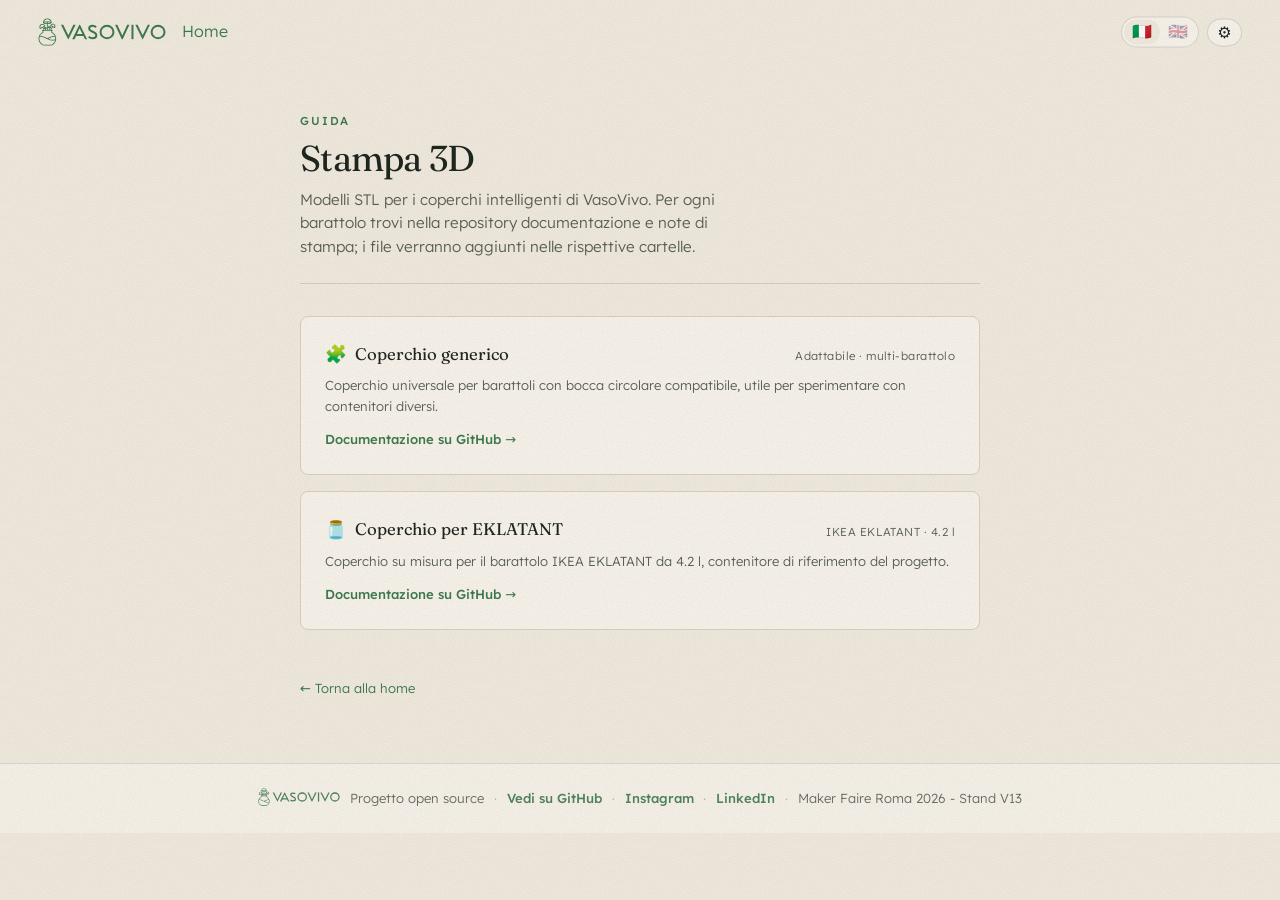
<file: prints.html>
<!DOCTYPE html>
<html lang="it">
<head>
  <meta charset="UTF-8" />
  <meta name="viewport" content="width=device-width, initial-scale=1.0" />
  <title data-i18n="pr.title">Stampa 3D — VasoVivo</title>
  <script async src="https://www.googletagmanager.com/gtag/js?id=G-1X45DY3BR6"></script>
  <script>
    window.dataLayer = window.dataLayer || [];
    function gtag(){dataLayer.push(arguments);}
    gtag('js', new Date());
    gtag('config', 'G-1X45DY3BR6');
  </script>
  <link rel="preconnect" href="https://fonts.googleapis.com" />
  <link rel="preconnect" href="https://fonts.gstatic.com" crossorigin />
  <link href="https://fonts.googleapis.com/css2?family=Fraunces:ital,opsz,wght@0,9..144,300..500;1,9..144,300..400&family=Lexend:wght@300;400;500;600&display=swap" rel="stylesheet" />
  <link rel="stylesheet" href="css/style.css" />
</head>
<body class="vv-page">

  <header class="vv-top">
    <a class="vv-brand vv-brand--logo" href="index.html">
      <img src="img/logo.svg" alt="VasoVivo" />
    </a>
    <div class="vv-top__meta">
      <a href="index.html" data-i18n="nav.home">Home</a>
    </div>
  </header>

  <main class="vv-container">

    <header class="vv-page-head">
      <span class="vv-eyebrow" data-i18n="pr.eyebrow">Guida</span>
      <h1 class="vv-page-head__title" data-i18n="pr.h1">Stampa 3D</h1>
      <p class="vv-page-head__lede" data-i18n="pr.lede">
        Modelli STL per i coperchi intelligenti di VasoVivo. Per ogni barattolo trovi nella repository
        documentazione e note di stampa; i file verranno aggiunti nelle rispettive cartelle.
      </p>
    </header>

    <ul class="vv-item-list">

      <li class="vv-item">
        <div class="vv-item__header">
          <h3 class="vv-item__title"><span class="vv-item__icon" aria-hidden="true">🧩</span> Coperchio generico</h3>
          <span class="vv-item__meta" data-i18n="pr.gen.meta">Adattabile · multi-barattolo</span>
        </div>
        <p data-i18n="pr.gen.p">Coperchio universale per barattoli con bocca circolare compatibile, utile per sperimentare con contenitori diversi.</p>
        <div class="vv-item__links">
          <a href="https://github.com/mferrantini/vasovivo/tree/main/prints/generic-lid" target="_blank" rel="noopener" data-i18n="link.docs">Documentazione su GitHub →</a>
        </div>
      </li>

      <li class="vv-item">
        <div class="vv-item__header">
          <h3 class="vv-item__title"><span class="vv-item__icon" aria-hidden="true">🫙</span> Coperchio per EKLATANT</h3>
          <span class="vv-item__meta" data-i18n="pr.ek.meta">IKEA EKLATANT · 4.2 l</span>
        </div>
        <p data-i18n="pr.ek.p">Coperchio su misura per il barattolo IKEA EKLATANT da 4.2 l, contenitore di riferimento del progetto.</p>
        <div class="vv-item__links">
          <a href="https://github.com/mferrantini/vasovivo/tree/main/prints/eklatant" target="_blank" rel="noopener" data-i18n="link.docs">Documentazione su GitHub →</a>
        </div>
      </li>

    </ul>

    <p class="vv-back">
      <a href="index.html" data-i18n="back.home">← Torna alla home</a>
    </p>

  </main>

  <footer class="vv-foot">
    <img class="vv-foot__logo" src="img/logo.svg" alt="" />
    <span data-i18n="footer.open">Progetto open source</span>
    <span class="vv-foot__sep">·</span>
    <a href="https://github.com/mferrantini/vasovivo" target="_blank" rel="noopener" data-i18n="footer.github">Vedi su GitHub</a>
    <span class="vv-foot__sep">·</span>
    <a href="https://www.instagram.com/vasovivo_/" target="_blank" rel="noopener" data-i18n="footer.instagram">Instagram</a>
    <span class="vv-foot__sep">·</span>
    <a href="https://www.linkedin.com/in/marcoferrantini/" target="_blank" rel="noopener" data-i18n="footer.linkedin">LinkedIn</a>
    <span class="vv-foot__sep">·</span>
    <span data-i18n="footer.mf">Maker Faire Roma 2026 - Stand V13</span>
  </footer>

  <script src="js/vv-settings.js"></script>
</body>
</html>
</file>
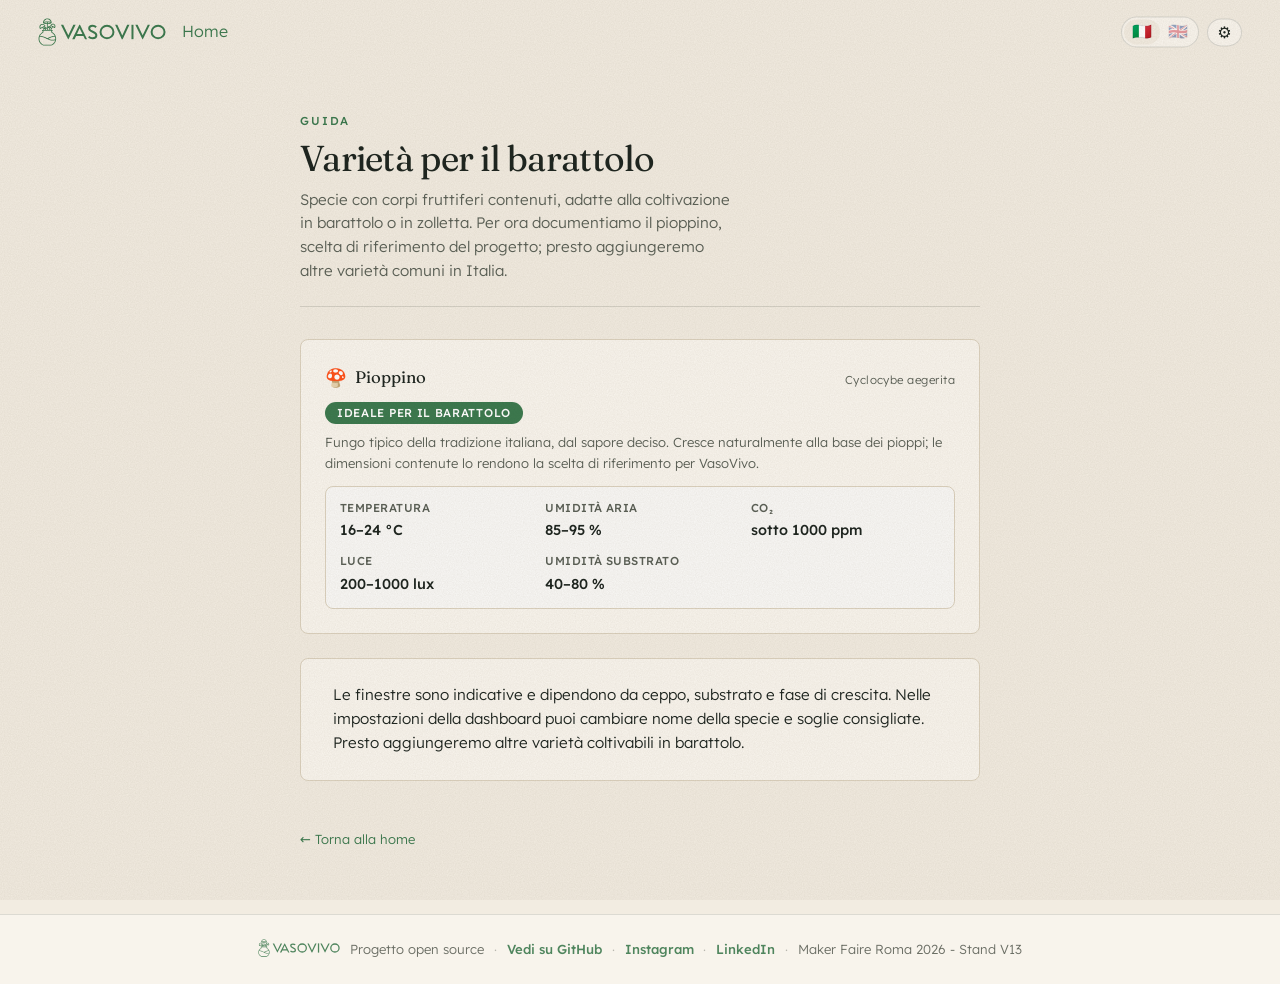
<file: varieties.html>
<!DOCTYPE html>
<html lang="it">
<head>
  <meta charset="UTF-8" />
  <meta name="viewport" content="width=device-width, initial-scale=1.0" />
  <title data-i18n="var.title">Varietà — VasoVivo</title>
  <script async src="https://www.googletagmanager.com/gtag/js?id=G-1X45DY3BR6"></script>
  <script>
    window.dataLayer = window.dataLayer || [];
    function gtag(){dataLayer.push(arguments);}
    gtag('js', new Date());
    gtag('config', 'G-1X45DY3BR6');
  </script>
  <link rel="preconnect" href="https://fonts.googleapis.com" />
  <link rel="preconnect" href="https://fonts.gstatic.com" crossorigin />
  <link href="https://fonts.googleapis.com/css2?family=Fraunces:ital,opsz,wght@0,9..144,300..500;1,9..144,300..400&family=Lexend:wght@300;400;500;600&display=swap" rel="stylesheet" />
  <link rel="stylesheet" href="css/style.css" />
</head>
<body class="vv-page">

  <header class="vv-top">
    <a class="vv-brand vv-brand--logo" href="index.html">
      <img src="img/logo.svg" alt="VasoVivo" />
    </a>
    <div class="vv-top__meta">
      <a href="index.html" data-i18n="nav.home">Home</a>
    </div>
  </header>

  <main class="vv-container">

    <header class="vv-page-head">
      <span class="vv-eyebrow" data-i18n="var.eyebrow">Guida</span>
      <h1 class="vv-page-head__title" data-i18n="var.h1">Varietà per il barattolo</h1>
      <p class="vv-page-head__lede" data-i18n="var.lede">
        Specie con corpi fruttiferi contenuti, adatte alla coltivazione in barattolo o in zolletta.
        Per ora documentiamo il pioppino, scelta di riferimento del progetto; presto aggiungeremo altre varietà comuni in Italia.
      </p>
    </header>

    <ul class="vv-item-list">

      <li class="vv-item">
        <div class="vv-item__header">
          <h3 class="vv-item__title"><span class="vv-item__icon" aria-hidden="true">🍄</span> Pioppino</h3>
          <span class="vv-item__meta">Cyclocybe aegerita</span>
        </div>
        <span class="vv-badge vv-badge--solid vv-mb-2" data-i18n="var.badge.ideal">Ideale per il barattolo</span>
        <p data-i18n="var.pioppino.p">Fungo tipico della tradizione italiana, dal sapore deciso. Cresce naturalmente alla base dei pioppi; le dimensioni contenute lo rendono la scelta di riferimento per VasoVivo.</p>
        <dl class="vv-variety-ranges">
          <div><dt data-i18n="var.r.temp">Temperatura</dt><dd>16–24 °C</dd></div>
          <div><dt data-i18n="var.r.hum">Umidità aria</dt><dd>85–95 %</dd></div>
          <div><dt data-i18n="var.r.eco2">CO₂</dt><dd data-i18n="var.pioppino.eco2">sotto 1000 ppm</dd></div>
          <div><dt data-i18n="var.r.lux">Luce</dt><dd>200–1000 lux</dd></div>
          <div><dt data-i18n="var.r.moist">Umidità substrato</dt><dd>40–80 %</dd></div>
        </dl>
      </li>

    </ul>

    <div class="vv-panel vv-mt-5">
      <p data-i18n="var.note">
        Le finestre sono indicative e dipendono da ceppo, substrato e fase di crescita.
        Nelle impostazioni della dashboard puoi cambiare nome della specie e soglie consigliate.
        Presto aggiungeremo altre varietà coltivabili in barattolo.
      </p>
    </div>

    <p class="vv-back">
      <a href="index.html" data-i18n="back.home">← Torna alla home</a>
    </p>

  </main>

  <footer class="vv-foot">
    <img class="vv-foot__logo" src="img/logo.svg" alt="" />
    <span data-i18n="footer.open">Progetto open source</span>
    <span class="vv-foot__sep">·</span>
    <a href="https://github.com/mferrantini/vasovivo" target="_blank" rel="noopener" data-i18n="footer.github">Vedi su GitHub</a>
    <span class="vv-foot__sep">·</span>
    <a href="https://www.instagram.com/vasovivo_/" target="_blank" rel="noopener" data-i18n="footer.instagram">Instagram</a>
    <span class="vv-foot__sep">·</span>
    <a href="https://www.linkedin.com/in/marcoferrantini/" target="_blank" rel="noopener" data-i18n="footer.linkedin">LinkedIn</a>
    <span class="vv-foot__sep">·</span>
    <span data-i18n="footer.mf">Maker Faire Roma 2026 - Stand V13</span>
  </footer>

  <script src="js/vv-settings.js"></script>
</body>
</html>
</file>
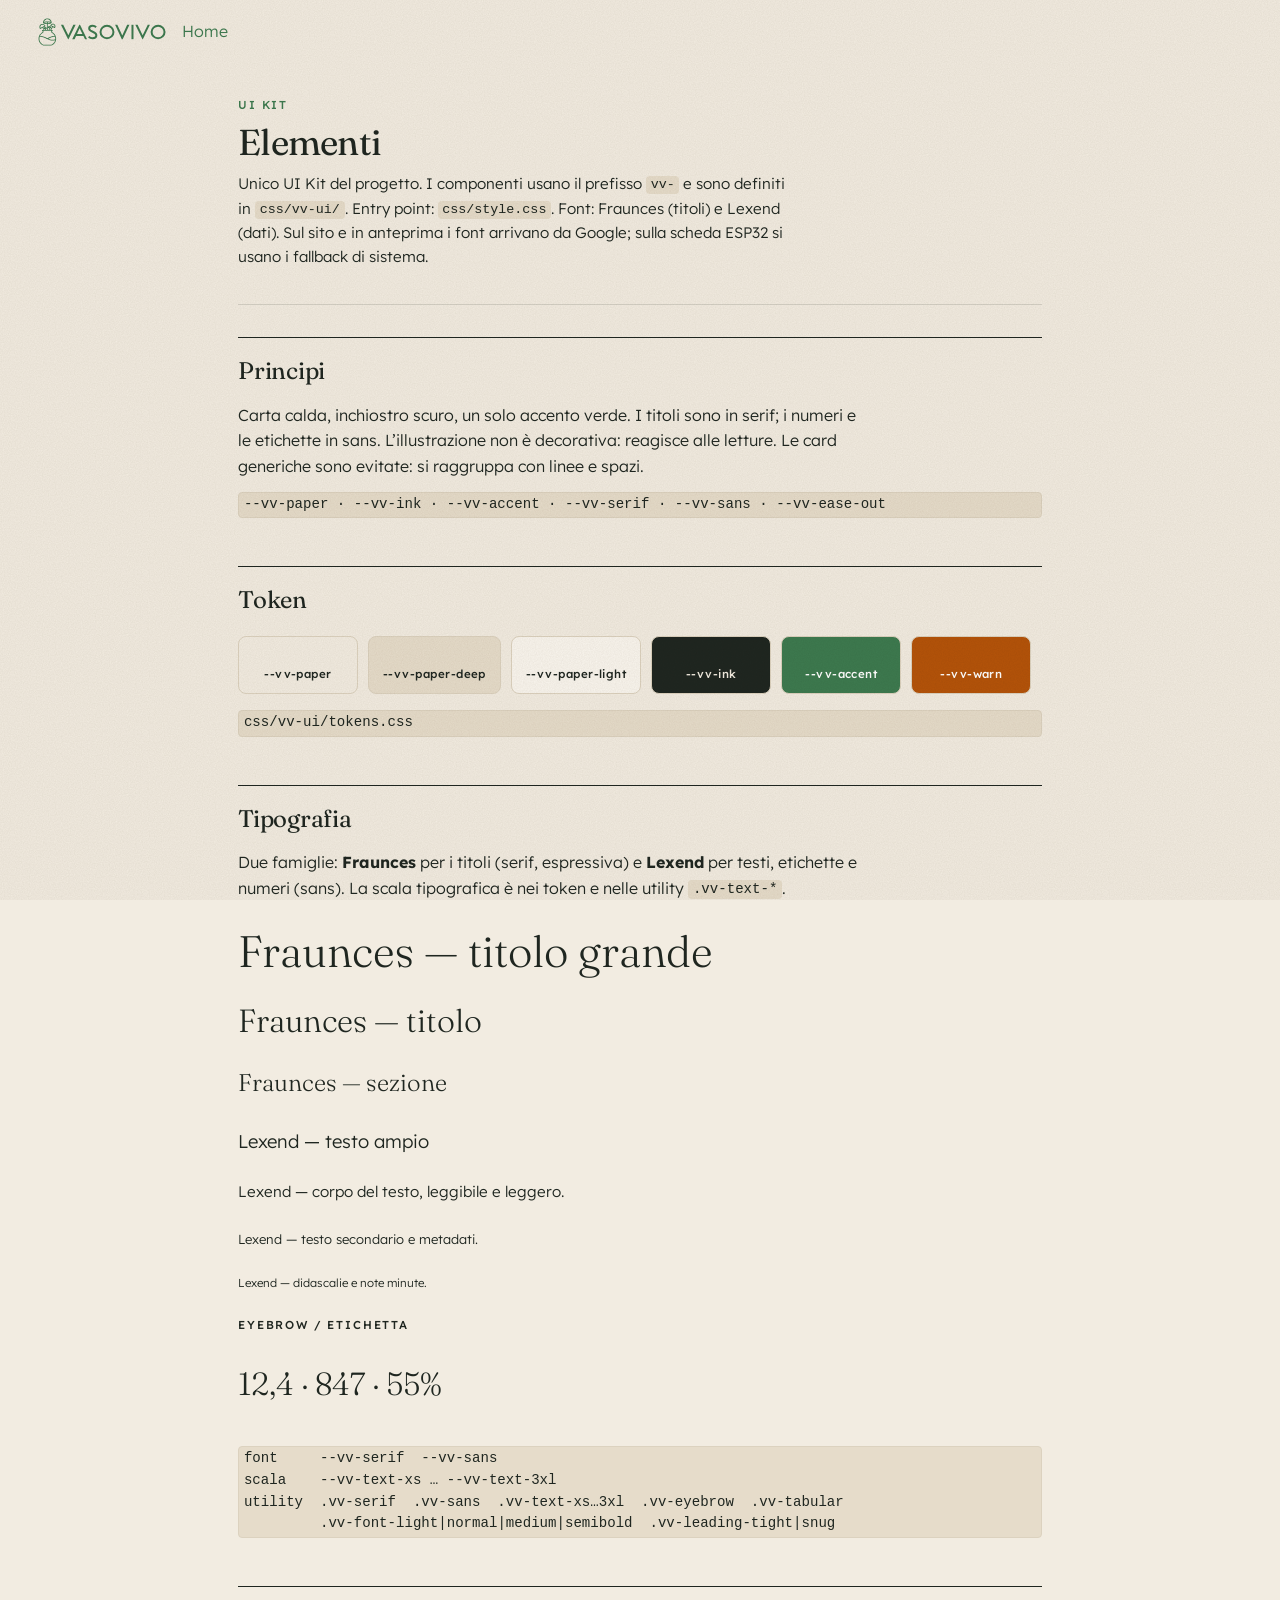
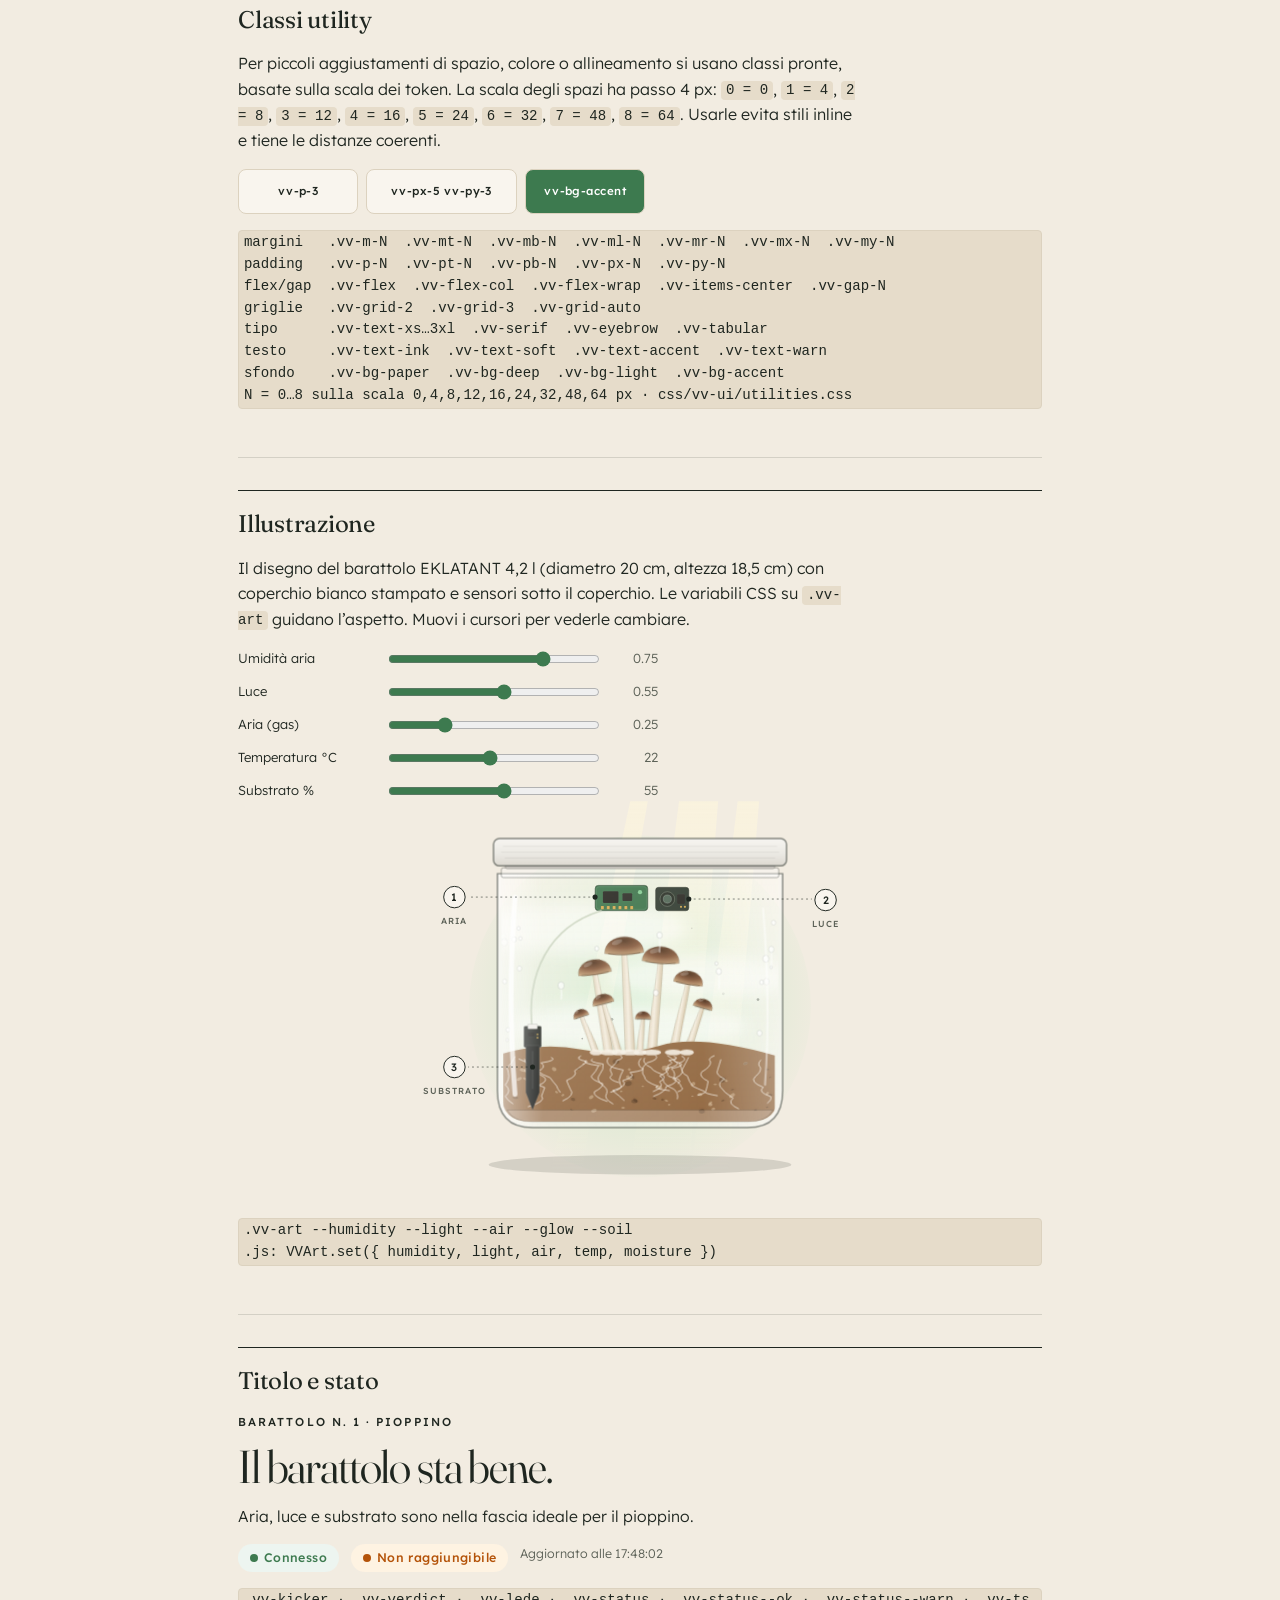
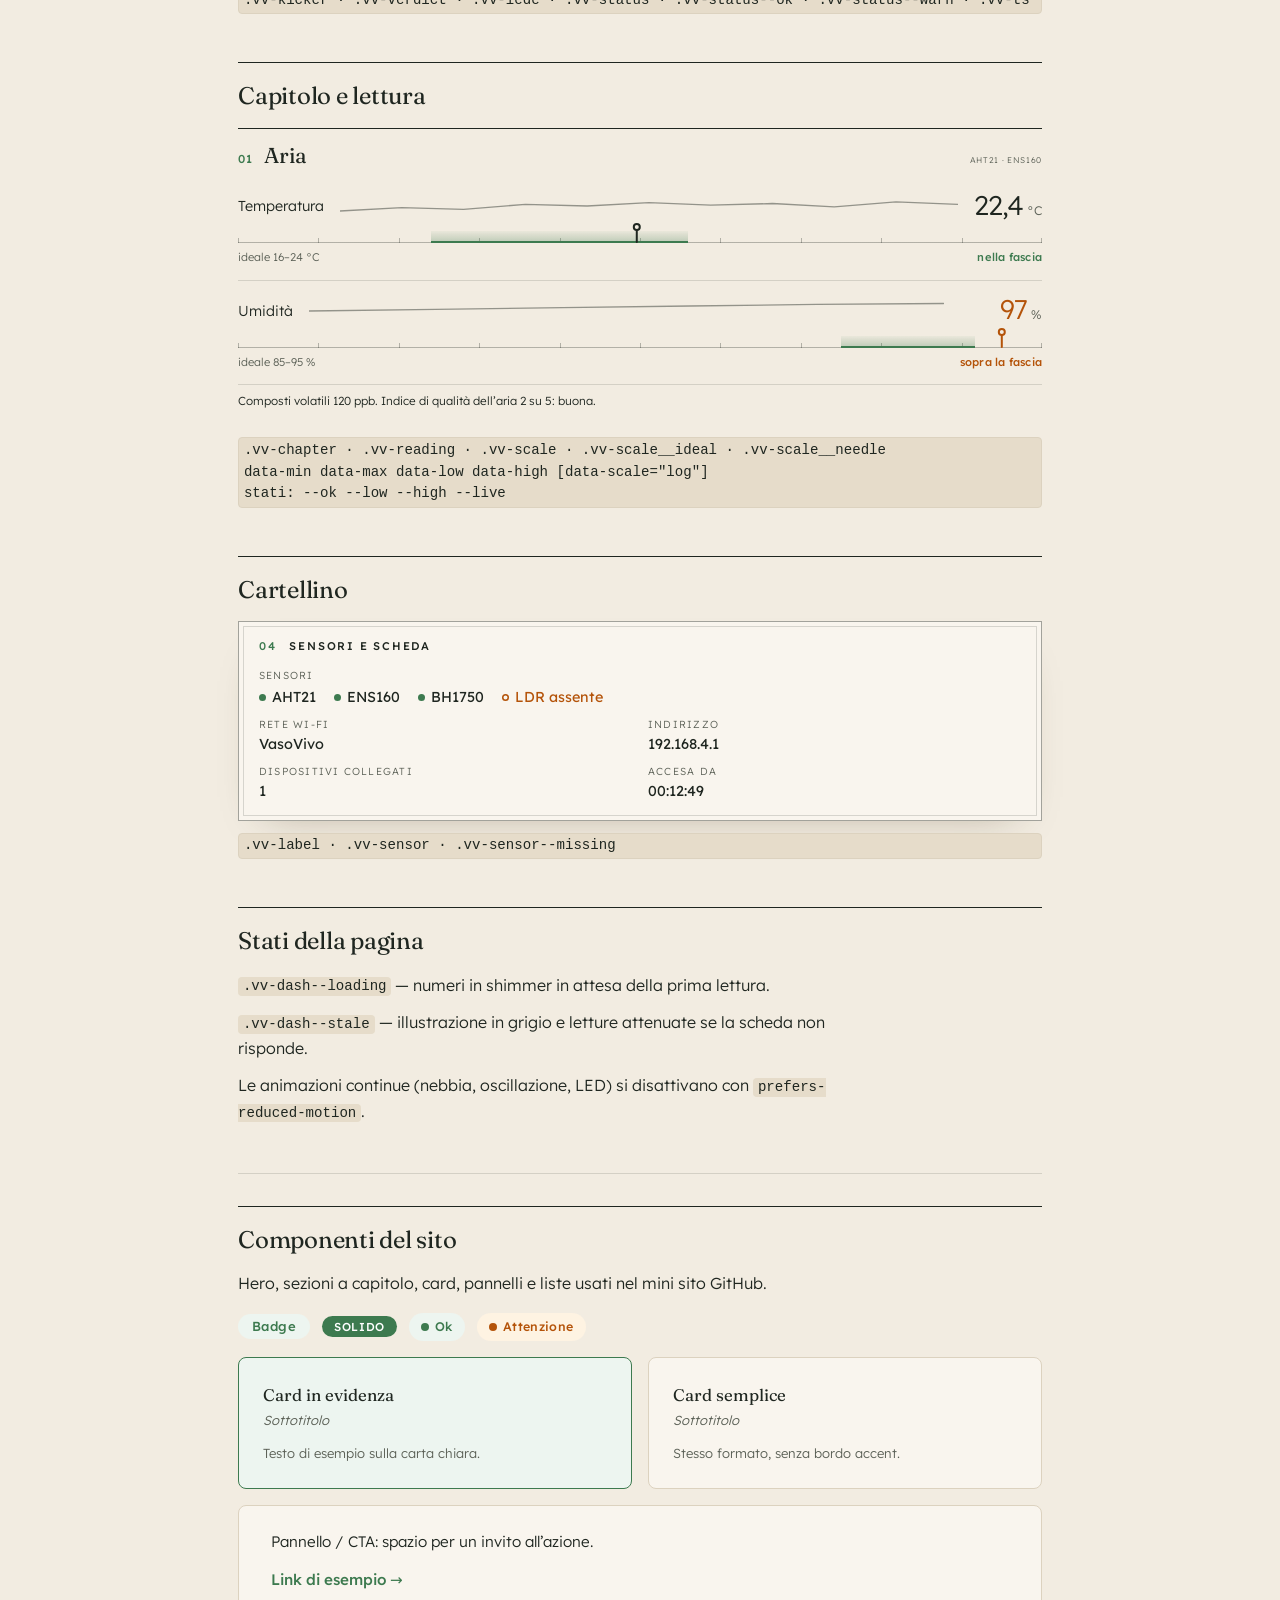
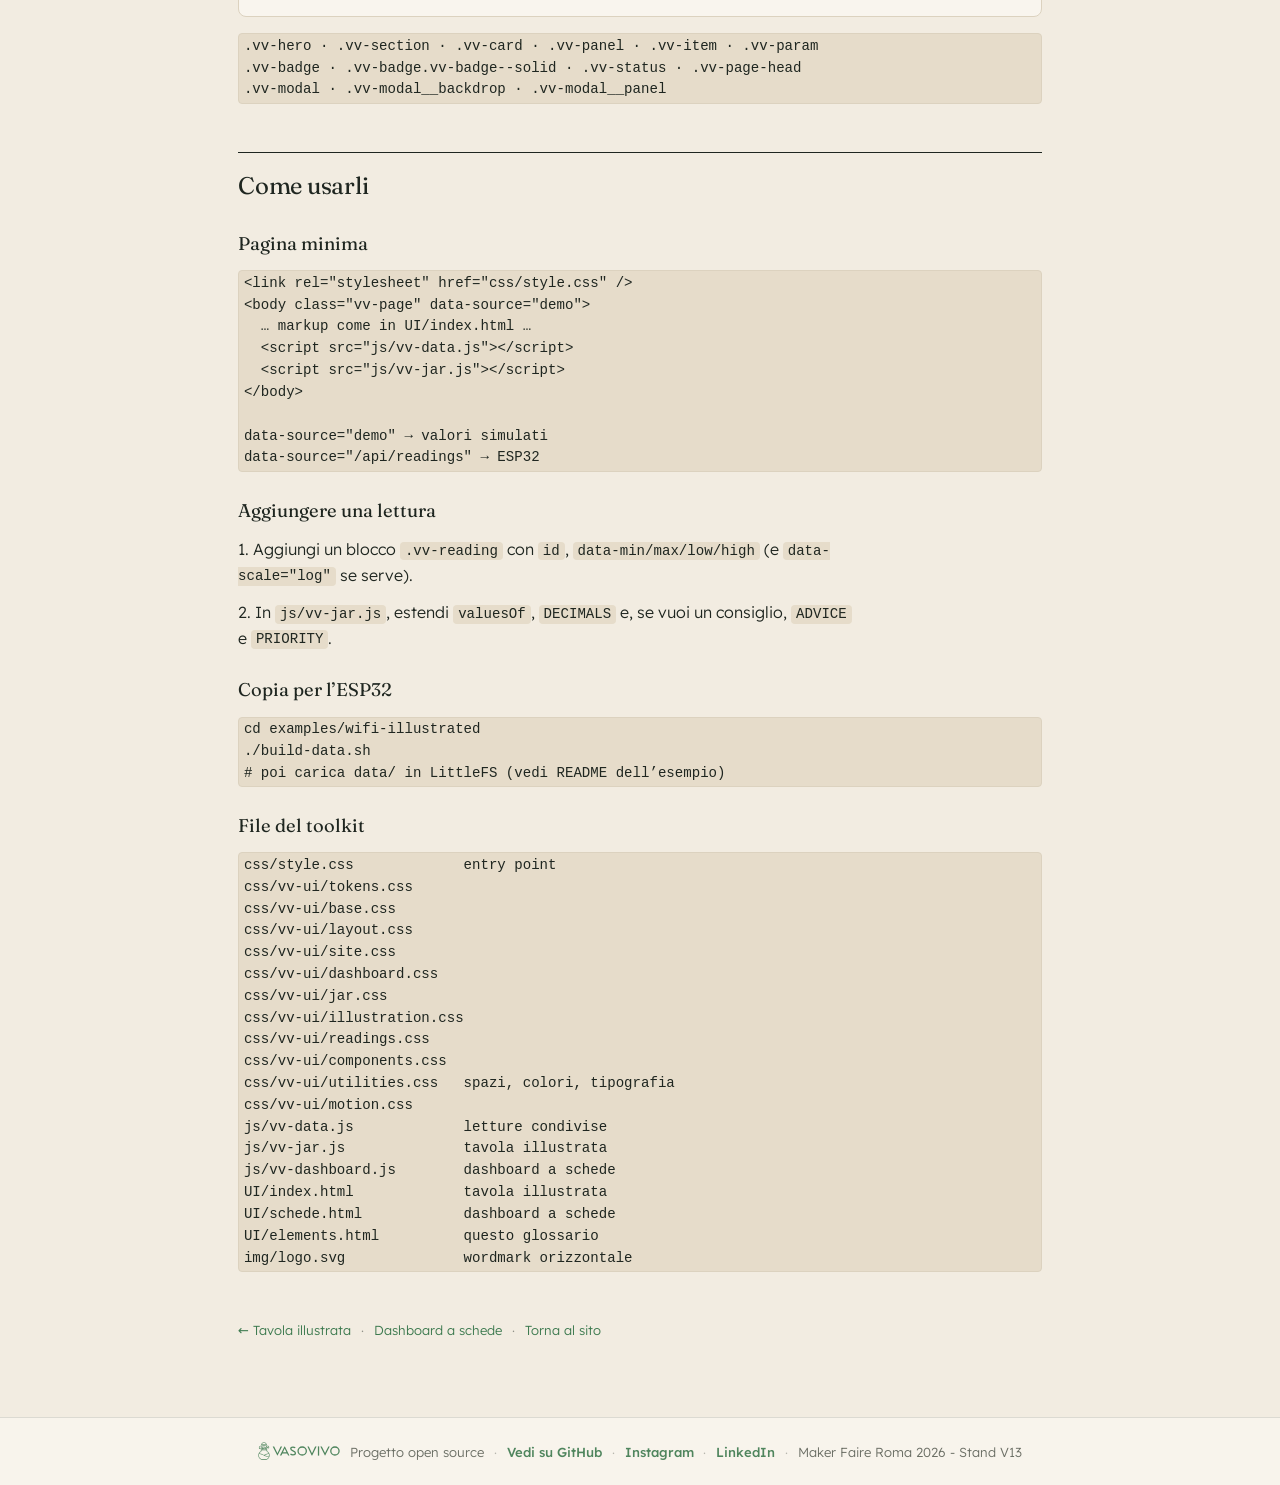
<file: UI/elements.html>
<!DOCTYPE html>
<html lang="it">
<head>
  <meta charset="UTF-8" />
  <meta name="viewport" content="width=device-width, initial-scale=1.0" />
  <title>Elementi UI — VasoVivo</title>
  <script async src="https://www.googletagmanager.com/gtag/js?id=G-1X45DY3BR6"></script>
  <script>
    window.dataLayer = window.dataLayer || [];
    function gtag(){dataLayer.push(arguments);}
    gtag('js', new Date());
    gtag('config', 'G-1X45DY3BR6');
  </script>
  <link rel="preconnect" href="https://fonts.googleapis.com" />
  <link rel="preconnect" href="https://fonts.gstatic.com" crossorigin />
  <link href="https://fonts.googleapis.com/css2?family=Fraunces:ital,opsz,wght@0,9..144,300..500;1,9..144,300..400&family=Lexend:wght@300;400;500;600&display=swap" rel="stylesheet" />
  <link rel="stylesheet" href="../css/style.css" />
</head>
<body class="vv-page">

  <header class="vv-top">
    <a class="vv-brand vv-brand--logo" href="../index.html">
      <img src="../img/logo.svg" alt="VasoVivo" />
    </a>
    <div class="vv-top__meta">
      <a href="../index.html">Home</a>
    </div>
  </header>

  <main class="vv-kit-page">

    <header class="vv-page-head">
      <span class="vv-eyebrow">UI Kit</span>
      <h1 class="vv-page-head__title">Elementi</h1>
      <p class="vv-page-head__lede">
        Unico UI Kit del progetto. I componenti usano il prefisso <code>vv-</code>
        e sono definiti in <code>css/vv-ui/</code>. Entry point: <code>css/style.css</code>.
        Font: Fraunces (titoli) e Lexend (dati). Sul sito e in anteprima i font arrivano da Google;
        sulla scheda ESP32 si usano i fallback di sistema.
      </p>
    </header>

    <section>
      <h2>Principi</h2>
      <p>Carta calda, inchiostro scuro, un solo accento verde. I titoli sono in serif; i numeri e le etichette in sans. L’illustrazione non è decorativa: reagisce alle letture. Le card generiche sono evitate: si raggruppa con linee e spazi.</p>
      <code class="vv-code">--vv-paper · --vv-ink · --vv-accent · --vv-serif · --vv-sans · --vv-ease-out</code>
    </section>

    <section>
      <h2>Token</h2>
      <div class="vv-swatch-row">
        <span class="vv-swatch vv-swatch--paper">--vv-paper</span>
        <span class="vv-swatch vv-swatch--deep">--vv-paper-deep</span>
        <span class="vv-swatch vv-swatch--light">--vv-paper-light</span>
        <span class="vv-swatch vv-swatch--ink">--vv-ink</span>
        <span class="vv-swatch vv-swatch--accent">--vv-accent</span>
        <span class="vv-swatch vv-swatch--warn">--vv-warn</span>
      </div>
      <code class="vv-code">css/vv-ui/tokens.css</code>
    </section>

    <section>
      <h2>Tipografia</h2>
      <p>
        Due famiglie: <strong>Fraunces</strong> per i titoli (serif, espressiva) e
        <strong>Lexend</strong> per testi, etichette e numeri (sans).
        La scala tipografica è nei token e nelle utility <code>.vv-text-*</code>.
      </p>
      <div class="vv-flex vv-flex-col vv-gap-3 vv-my-5">
        <p class="vv-serif vv-text-3xl vv-leading-tight vv-mb-0">Fraunces — titolo grande</p>
        <p class="vv-serif vv-text-2xl vv-leading-tight vv-mb-0">Fraunces — titolo</p>
        <p class="vv-serif vv-text-xl vv-mb-0">Fraunces — sezione</p>
        <p class="vv-text-lg vv-mb-0">Lexend — testo ampio</p>
        <p class="vv-text-md vv-mb-0">Lexend — corpo del testo, leggibile e leggero.</p>
        <p class="vv-text-sm vv-text-soft vv-mb-0">Lexend — testo secondario e metadati.</p>
        <p class="vv-text-xs vv-text-soft vv-mb-0">Lexend — didascalie e note minute.</p>
        <p class="vv-eyebrow vv-mb-0">Eyebrow / etichetta</p>
        <p class="vv-tabular vv-text-2xl vv-serif vv-mb-0">12,4 · 847 · 55%</p>
      </div>
      <code class="vv-code">font     --vv-serif  --vv-sans
scala    --vv-text-xs … --vv-text-3xl
utility  .vv-serif  .vv-sans  .vv-text-xs…3xl  .vv-eyebrow  .vv-tabular
         .vv-font-light|normal|medium|semibold  .vv-leading-tight|snug</code>
    </section>

    <section>
      <h2>Classi utility</h2>
      <p>
        Per piccoli aggiustamenti di spazio, colore o allineamento si usano classi pronte,
        basate sulla scala dei token. La scala degli spazi ha passo 4&nbsp;px:
        <code>0 = 0</code>, <code>1 = 4</code>, <code>2 = 8</code>, <code>3 = 12</code>,
        <code>4 = 16</code>, <code>5 = 24</code>, <code>6 = 32</code>, <code>7 = 48</code>, <code>8 = 64</code>.
        Usarle evita stili inline e tiene le distanze coerenti.
      </p>
      <div class="vv-flex vv-flex-wrap vv-gap-2 vv-my-4">
        <span class="vv-swatch vv-bg-light vv-p-3">vv-p-3</span>
        <span class="vv-swatch vv-bg-light vv-px-5 vv-py-3">vv-px-5 vv-py-3</span>
        <span class="vv-swatch vv-bg-accent vv-p-3">vv-bg-accent</span>
      </div>
      <code class="vv-code">margini   .vv-m-N  .vv-mt-N  .vv-mb-N  .vv-ml-N  .vv-mr-N  .vv-mx-N  .vv-my-N
padding   .vv-p-N  .vv-pt-N  .vv-pb-N  .vv-px-N  .vv-py-N
flex/gap  .vv-flex  .vv-flex-col  .vv-flex-wrap  .vv-items-center  .vv-gap-N
griglie   .vv-grid-2  .vv-grid-3  .vv-grid-auto
tipo      .vv-text-xs…3xl  .vv-serif  .vv-eyebrow  .vv-tabular
testo     .vv-text-ink  .vv-text-soft  .vv-text-accent  .vv-text-warn
sfondo    .vv-bg-paper  .vv-bg-deep  .vv-bg-light  .vv-bg-accent
N = 0…8 sulla scala 0,4,8,12,16,24,32,48,64 px · css/vv-ui/utilities.css</code>
    </section>

    <hr class="vv-divider" />

    <section>
      <h2>Illustrazione</h2>
      <p>
        Il disegno del barattolo EKLATANT 4,2&nbsp;l (diametro 20&nbsp;cm, altezza 18,5&nbsp;cm) con coperchio bianco stampato
        e sensori sotto il coperchio. Le variabili CSS su <code>.vv-art</code> guidano l’aspetto.
        Muovi i cursori per vederle cambiare.
      </p>

      <div class="vv-sliders" id="art-sliders">
        <label>Umidità aria <input type="range" min="0" max="100" value="75" data-var="humidity" data-scale="0.01" /> <output>0.75</output></label>
        <label>Luce <input type="range" min="0" max="100" value="55" data-var="light" data-scale="0.01" /> <output>0.55</output></label>
        <label>Aria (gas) <input type="range" min="0" max="100" value="25" data-var="air" data-scale="0.01" /> <output>0.25</output></label>
        <label>Temperatura °C <input type="range" min="10" max="35" value="22" data-var="temp" data-scale="1" /> <output>22</output></label>
        <label>Substrato % <input type="range" min="0" max="100" value="55" data-var="moisture" data-scale="1" /> <output>55</output></label>
      </div>

      <div class="vv-demo-art" id="dashboard" data-manual="true">
        <svg class="vv-art" id="jar-art" viewBox="45 36 430 386" role="img" aria-labelledby="jar-art-title">
        <title id="jar-art-title">Barattolo IKEA EKLATANT con pioppini: condensa, luce, aria e substrato cambiano con le letture</title>
        <defs>
          <radialGradient id="vv-glow" cx="50%" cy="48%" r="55%">
            <stop offset="0" class="vv-glow-stop" />
            <stop offset="1" class="vv-glow-stop" stop-opacity="0" />
          </radialGradient>
          <linearGradient id="vv-ray" x1="0" y1="0" x2="0" y2="1">
            <stop offset="0" stop-color="#fff7dc" stop-opacity="0.95" />
            <stop offset="1" stop-color="#fff7dc" stop-opacity="0" />
          </linearGradient>
          <linearGradient id="vv-glass" x1="0" y1="0" x2="1" y2="0">
            <stop offset="0" stop-color="#ffffff" stop-opacity="0.55" />
            <stop offset="0.16" stop-color="#ffffff" stop-opacity="0.08" />
            <stop offset="0.72" stop-color="#ffffff" stop-opacity="0" />
            <stop offset="1" stop-color="#ffffff" stop-opacity="0.28" />
          </linearGradient>
          <linearGradient id="vv-lid" x1="0" y1="0" x2="0" y2="1">
            <stop offset="0" stop-color="#f7f5f1" />
            <stop offset="0.55" stop-color="#eceae4" />
            <stop offset="1" stop-color="#ddd9d1" />
          </linearGradient>
          <radialGradient id="vv-cap" cx="50%" cy="20%" r="85%">
            <stop offset="0" stop-color="#4f311d" />
            <stop offset="0.5" stop-color="#83563a" />
            <stop offset="1" stop-color="#c9a47c" />
          </radialGradient>
          <linearGradient id="vv-stem" x1="0" y1="0" x2="1" y2="0">
            <stop offset="0" stop-color="#e2d6c0" />
            <stop offset="0.45" stop-color="#f6efe2" />
            <stop offset="1" stop-color="#d5c6aa" />
          </linearGradient>
          <filter id="vv-blur" x="-50%" y="-50%" width="200%" height="200%">
            <feGaussianBlur stdDeviation="8" />
          </filter>
          <!-- Interno del vetro: cilindro largo e basso, angoli morbidi in basso -->
          <clipPath id="vv-inside">
            <path d="M118 98 H402 V318 Q402 348 372 348 H148 Q118 348 118 318 Z" />
          </clipPath>
        </defs>

        <!-- Alone soft (colore = temperatura), senza nicchia -->
        <circle cx="260" cy="230" r="175" fill="url(#vv-glow)" opacity="0.7" />
        <ellipse class="vv-shadow" cx="260" cy="392" rx="155" ry="10" />

        <!-- Luce dall'alto -->
        <g class="vv-rays">
          <g class="vv-rays__flicker">
            <polygon points="300,20 340,20 310,400 250,400" fill="url(#vv-ray)" />
            <polygon points="360,20 382,20 350,400 312,400" fill="url(#vv-ray)" />
            <polygon points="250,20 268,20 200,400 168,400" fill="url(#vv-ray)" />
          </g>
        </g>

        <!-- Corpo in vetro (fondo) -->
        <path class="vv-glass-back" d="M114 94 H406 V316 Q406 354 370 354 H150 Q114 354 114 316 Z" />

        <g clip-path="url(#vv-inside)">
          <g class="vv-mist">
            <ellipse class="vv-mist__cloud" cx="200" cy="150" rx="110" ry="26" filter="url(#vv-blur)" />
            <ellipse class="vv-mist__cloud vv-mist__cloud--slow" cx="320" cy="200" rx="95" ry="22" filter="url(#vv-blur)" />
            <ellipse class="vv-mist__cloud" cx="250" cy="250" rx="120" ry="24" filter="url(#vv-blur)" />
          </g>
          <g id="jar-particles"></g>

          <!-- Sensori sotto il coperchio, centrati sull'asse del barattolo (≈260) -->
          <g id="jar-sensors">
            <!-- Aria: ENS160 + AHT21 -->
            <g class="vv-mod vv-mod--air" transform="translate(214 106)">
              <rect class="vv-board" x="0" y="0" width="54" height="26" rx="3.5" />
              <rect class="vv-board__edge" x="1.5" y="1.5" width="51" height="23" rx="2.5" />
              <rect class="vv-chip-ic" x="8" y="6" width="16" height="12" rx="1.2" />
              <rect class="vv-chip-ic vv-chip-ic--sm" x="28" y="8" width="10" height="8" rx="1" />
              <circle class="vv-led" cx="46" cy="7" r="2.2" />
              <g class="vv-pins">
                <rect x="6" y="21" width="3" height="3.5" rx="0.4" />
                <rect x="12" y="21" width="3" height="3.5" rx="0.4" />
                <rect x="18" y="21" width="3" height="3.5" rx="0.4" />
                <rect x="24" y="21" width="3" height="3.5" rx="0.4" />
                <rect x="30" y="21" width="3" height="3.5" rx="0.4" />
                <rect x="36" y="21" width="3" height="3.5" rx="0.4" />
              </g>
            </g>
            <!-- Luce: BH1750 con finestra fotodiodo -->
            <g class="vv-mod vv-mod--light" transform="translate(276 108)">
              <rect class="vv-board vv-board--dark" x="0" y="0" width="34" height="24" rx="3" />
              <circle class="vv-sense-window" cx="12" cy="12" r="7.5" />
              <circle class="vv-sense-lens" cx="12" cy="12" r="4.2" />
              <rect class="vv-chip-ic vv-chip-ic--sm" x="22" y="7" width="8" height="10" rx="1" />
              <circle class="vv-pad" cx="26" cy="20" r="1.1" />
              <circle class="vv-pad" cx="30" cy="20" r="1.1" />
            </g>
          </g>

          <g id="jar-shrooms"></g>
          <path class="vv-soil" d="M120 278 Q160 266 200 274 T280 270 T398 280 V348 H120 Z" />
          <g id="jar-chips"></g>
          <g id="jar-mycelium"></g>

          <!-- Sensore capacitivo umidità (lama PCB nera infilata nel substrato) -->
          <g id="jar-probe">
            <path class="vv-wire" d="M220 132 C168 148 142 195 150 256" pathLength="1" />
            <rect class="vv-cap-probe__head" x="141" y="250" width="18" height="22" rx="1.5" />
            <rect class="vv-cap-probe__conn" x="145" y="248" width="10" height="5" rx="0.8" />
            <rect class="vv-chip-ic vv-chip-ic--sm" x="145" y="256" width="7" height="5" rx="0.6" />
            <circle class="vv-pad" cx="155" cy="258.5" r="0.9" />
            <circle class="vv-pad" cx="155" cy="262" r="0.9" />
            <path class="vv-cap-probe" d="M143 270 H157 V318 L150 336 L143 318 Z" />
            <path class="vv-cap-probe__line" d="M150 276 V314" />
          </g>

          <rect class="vv-wash" x="114" y="94" width="292" height="260" fill="url(#vv-ray)" />
          <g id="jar-drops"></g>
        </g>

        <!-- Vetro, bordo e coperchio bianco -->
        <path d="M114 94 H406 V316 Q406 354 370 354 H150 Q114 354 114 316 Z"
              fill="url(#vv-glass)" class="vv-outline" />
        <path class="vv-shine" d="M132 118 Q124 220 132 320" />
        <path class="vv-shine vv-shine--thin" d="M386 130 Q394 230 388 310" />
        <!-- Spessore del fondo in vetro -->
        <path d="M150 348 H370 Q390 348 396 336 H124 Q130 348 150 348 Z"
              fill="rgba(255,255,255,0.22)" stroke="rgba(31,38,32,0.2)" stroke-width="0.8" />

        <rect class="vv-glass-rim" x="118" y="88" width="284" height="10" rx="2" />
        <rect class="vv-gasket" x="122" y="82" width="276" height="7" rx="2" />
        <!-- Coperchio stampato 3D, bianco, a filo -->
        <rect class="vv-lid vv-outline" x="110" y="58" width="300" height="28" rx="6" />
        <path class="vv-lid-layers"
              d="M120 66 H400 M118 72 H402 M122 78 H398" />

        <!-- Richiami: 1 Aria (moduli sotto il coperchio), 2 Luce, 3 Substrato -->
        <g class="vv-marker" data-marker="1" style="--i: 1">
          <path d="M214 118 H84" />
          <circle class="vv-marker__anchor" cx="214" cy="118" r="2.6" />
          <circle class="vv-marker__ring" cx="70" cy="118" r="11" />
          <text x="70" y="122">1</text>
          <text class="vv-marker__label" x="70" y="146">Aria</text>
        </g>
        <g class="vv-marker" data-marker="2" style="--i: 2">
          <path d="M310 120 H436" />
          <circle class="vv-marker__anchor" cx="310" cy="120" r="2.6" />
          <circle class="vv-marker__ring" cx="450" cy="121" r="11" />
          <text x="450" y="125">2</text>
          <text class="vv-marker__label" x="450" y="149">Luce</text>
        </g>
        <g class="vv-marker" data-marker="3" style="--i: 3">
          <path d="M150 292 H84" />
          <circle class="vv-marker__anchor" cx="150" cy="292" r="2.6" />
          <circle class="vv-marker__ring" cx="70" cy="292" r="11" />
          <text x="70" y="296">3</text>
          <text class="vv-marker__label" x="70" y="320">Substrato</text>
        </g>
      </svg>
      </div>

      <code class="vv-code">.vv-art --humidity --light --air --glow --soil
.js: VVArt.set({ humidity, light, air, temp, moisture })</code>
    </section>

    <hr class="vv-divider" />

    <section>
      <h2>Titolo e stato</h2>
      <p class="vv-kicker">Barattolo n. 1 · Pioppino</p>
      <h1 class="vv-verdict"><span>Il barattolo sta bene.</span></h1>
      <p class="vv-lede"><span>Aria, luce e substrato sono nella fascia ideale per il pioppino.</span></p>
      <div class="vv-flex vv-flex-wrap vv-gap-3 vv-my-4">
        <span class="vv-status vv-status--ok"><span class="vv-status__dot"></span> Connesso</span>
        <span class="vv-status vv-status--warn"><span class="vv-status__dot"></span> Non raggiungibile</span>
        <span class="vv-ts">Aggiornato alle 17:48:02</span>
      </div>
      <code class="vv-code">.vv-kicker · .vv-verdict · .vv-lede · .vv-status · .vv-status--ok · .vv-status--warn · .vv-ts</code>
    </section>

    <section>
      <h2>Capitolo e lettura</h2>
      <section class="vv-chapter" aria-labelledby="ex-air">
        <header class="vv-chapter__head">
          <span class="vv-chapter__num">01</span>
          <h2 id="ex-air">Aria</h2>
          <span class="vv-chapter__source">AHT21 · ENS160</span>
        </header>

        <div class="vv-reading vv-reading--live vv-reading--ok" id="ex-temp" data-min="10" data-max="35" data-low="16" data-high="24">
          <span class="vv-reading__label">Temperatura</span>
          <svg class="vv-reading__spark" viewBox="0 0 100 24" preserveAspectRatio="none" aria-hidden="true">
            <polyline points="0,18 10,14 20,16 30,10 40,12 50,8 60,11 70,9 80,13 90,7 100,10" />
          </svg>
          <span class="vv-reading__value"><span class="vv-reading__number">22,4</span><span class="vv-reading__unit">°C</span></span>
          <span class="vv-scale" aria-hidden="true" style="--from:24%;--to:56%">
            <span class="vv-scale__ideal"></span>
            <span class="vv-scale__needle" style="--pos:49.6%;opacity:1"></span>
          </span>
          <span class="vv-reading__range">ideale 16–24 °C</span>
          <span class="vv-reading__state">nella fascia</span>
        </div>

        <div class="vv-reading vv-reading--live vv-reading--high" data-min="40" data-max="100" data-low="85" data-high="95">
          <span class="vv-reading__label">Umidità</span>
          <svg class="vv-reading__spark" viewBox="0 0 100 24" preserveAspectRatio="none" aria-hidden="true">
            <polyline points="0,12 20,10 40,8 60,6 80,4 100,3" />
          </svg>
          <span class="vv-reading__value"><span class="vv-reading__number">97</span><span class="vv-reading__unit">%</span></span>
          <span class="vv-scale" aria-hidden="true" style="--from:75%;--to:91.7%">
            <span class="vv-scale__ideal"></span>
            <span class="vv-scale__needle" style="--pos:95%;opacity:1"></span>
          </span>
          <span class="vv-reading__range">ideale 85–95 %</span>
          <span class="vv-reading__state">sopra la fascia</span>
        </div>

        <p class="vv-aside">Composti volatili 120 ppb. Indice di qualità dell’aria 2 su 5: buona.</p>
      </section>
      <code class="vv-code">.vv-chapter · .vv-reading · .vv-scale · .vv-scale__ideal · .vv-scale__needle
data-min data-max data-low data-high [data-scale="log"]
stati: --ok --low --high --live</code>
    </section>

    <section>
      <h2>Cartellino</h2>
      <aside class="vv-label">
        <p class="vv-label__title"><span>04</span> Sensori e scheda</p>
        <dl>
          <div class="vv-label__wide"><dt>Sensori</dt><dd>
            <span class="vv-sensor">AHT21</span>
            <span class="vv-sensor">ENS160</span>
            <span class="vv-sensor">BH1750</span>
            <span class="vv-sensor vv-sensor--missing">LDR assente</span>
          </dd></div>
          <div><dt>Rete Wi-Fi</dt><dd>VasoVivo</dd></div>
          <div><dt>Indirizzo</dt><dd>192.168.4.1</dd></div>
          <div><dt>Dispositivi collegati</dt><dd>1</dd></div>
          <div><dt>Accesa da</dt><dd>00:12:49</dd></div>
        </dl>
      </aside>
      <code class="vv-code">.vv-label · .vv-sensor · .vv-sensor--missing</code>
    </section>

    <section>
      <h2>Stati della pagina</h2>
      <p><code>.vv-dash--loading</code> — numeri in shimmer in attesa della prima lettura.</p>
      <p><code>.vv-dash--stale</code> — illustrazione in grigio e letture attenuate se la scheda non risponde.</p>
      <p>Le animazioni continue (nebbia, oscillazione, LED) si disattivano con <code>prefers-reduced-motion</code>.</p>
    </section>

    <hr class="vv-divider" />


    <section>
      <h2>Componenti del sito</h2>
      <p>Hero, sezioni a capitolo, card, pannelli e liste usati nel mini sito GitHub.</p>
      <div class="vv-flex vv-flex-wrap vv-items-center vv-gap-3 vv-my-4">
        <span class="vv-badge">Badge</span>
        <span class="vv-badge vv-badge--solid">Solido</span>
        <span class="vv-status vv-status--ok"><span class="vv-status__dot"></span> Ok</span>
        <span class="vv-status vv-status--warn"><span class="vv-status__dot"></span> Attenzione</span>
      </div>
      <div class="vv-grid-2 vv-my-4">
        <div class="vv-card vv-card--featured">
          <div class="vv-card__title">Card in evidenza</div>
          <div class="vv-card__subtitle">Sottotitolo</div>
          <p>Testo di esempio sulla carta chiara.</p>
        </div>
        <div class="vv-card">
          <div class="vv-card__title">Card semplice</div>
          <div class="vv-card__subtitle">Sottotitolo</div>
          <p>Stesso formato, senza bordo accent.</p>
        </div>
      </div>
      <div class="vv-panel vv-my-4">
        <p>Pannello / CTA: spazio per un invito all’azione.</p>
        <a href="#" class="vv-link">Link di esempio →</a>
      </div>
      <code class="vv-code">.vv-hero · .vv-section · .vv-card · .vv-panel · .vv-item · .vv-param
.vv-badge · .vv-badge.vv-badge--solid · .vv-status · .vv-page-head
.vv-modal · .vv-modal__backdrop · .vv-modal__panel</code>
    </section>

    <section>
      <h2>Come usarli</h2>

      <h3>Pagina minima</h3>
      <code class="vv-code">&lt;link rel="stylesheet" href="css/style.css" /&gt;
&lt;body class="vv-page" data-source="demo"&gt;
  … markup come in UI/index.html …
  &lt;script src="js/vv-data.js"&gt;&lt;/script&gt;
  &lt;script src="js/vv-jar.js"&gt;&lt;/script&gt;
&lt;/body&gt;

data-source="demo" → valori simulati
data-source="/api/readings" → ESP32</code>

      <h3>Aggiungere una lettura</h3>
      <p>1. Aggiungi un blocco <code>.vv-reading</code> con <code>id</code>, <code>data-min/max/low/high</code> (e <code>data-scale="log"</code> se serve).</p>
      <p>2. In <code>js/vv-jar.js</code>, estendi <code>valuesOf</code>, <code>DECIMALS</code> e, se vuoi un consiglio, <code>ADVICE</code> e <code>PRIORITY</code>.</p>

      <h3>Copia per l’ESP32</h3>
      <code class="vv-code">cd examples/wifi-illustrated
./build-data.sh
# poi carica data/ in LittleFS (vedi README dell’esempio)</code>

      <h3>File del toolkit</h3>
      <code class="vv-code">css/style.css             entry point
css/vv-ui/tokens.css
css/vv-ui/base.css
css/vv-ui/layout.css
css/vv-ui/site.css
css/vv-ui/dashboard.css
css/vv-ui/jar.css
css/vv-ui/illustration.css
css/vv-ui/readings.css
css/vv-ui/components.css
css/vv-ui/utilities.css   spazi, colori, tipografia
css/vv-ui/motion.css
js/vv-data.js             letture condivise
js/vv-jar.js              tavola illustrata
js/vv-dashboard.js        dashboard a schede
UI/index.html             tavola illustrata
UI/schede.html            dashboard a schede
UI/elements.html          questo glossario
img/logo.svg              wordmark orizzontale</code>
    </section>

    <p class="vv-back">
      <a href="index.html">← Tavola illustrata</a>
      <span class="vv-foot__sep">·</span>
      <a href="schede.html">Dashboard a schede</a>
      <span class="vv-foot__sep">·</span>
      <a href="../index.html">Torna al sito</a>
    </p>
  </main>

  <footer class="vv-foot">
    <img class="vv-foot__logo" src="../img/logo.svg" alt="" />
    Progetto open source
    <span class="vv-foot__sep">·</span>
    <a href="https://github.com/mferrantini/vasovivo" target="_blank" rel="noopener">Vedi su GitHub</a>
    <span class="vv-foot__sep">·</span>
    <a href="https://www.instagram.com/vasovivo_/" target="_blank" rel="noopener">Instagram</a>
    <span class="vv-foot__sep">·</span>
    <a href="https://www.linkedin.com/in/marcoferrantini/" target="_blank" rel="noopener">LinkedIn</a>
    <span class="vv-foot__sep">·</span>
    Maker Faire Roma 2026 - Stand V13
  </footer>

  <script src="../js/vv-data.js"></script>
  <script src="../js/vv-jar.js"></script>
  <script>
    (function () {
      var root = document.getElementById('art-sliders');
      if (!root || !window.VVArt) return;

      function apply() {
        var opts = {};
        root.querySelectorAll('input[type=range]').forEach(function (input) {
          var scale = Number(input.dataset.scale) || 1;
          var value = scale < 1 ? Number(input.value) * scale : Number(input.value);
          opts[input.dataset.var] = value;
          input.nextElementSibling.textContent = scale < 1 ? value.toFixed(2) : String(Math.round(value));
        });
        VVArt.set(opts);
      }

      root.addEventListener('input', apply);
      apply();
    })();
  </script>
</body>
</html>
</file>
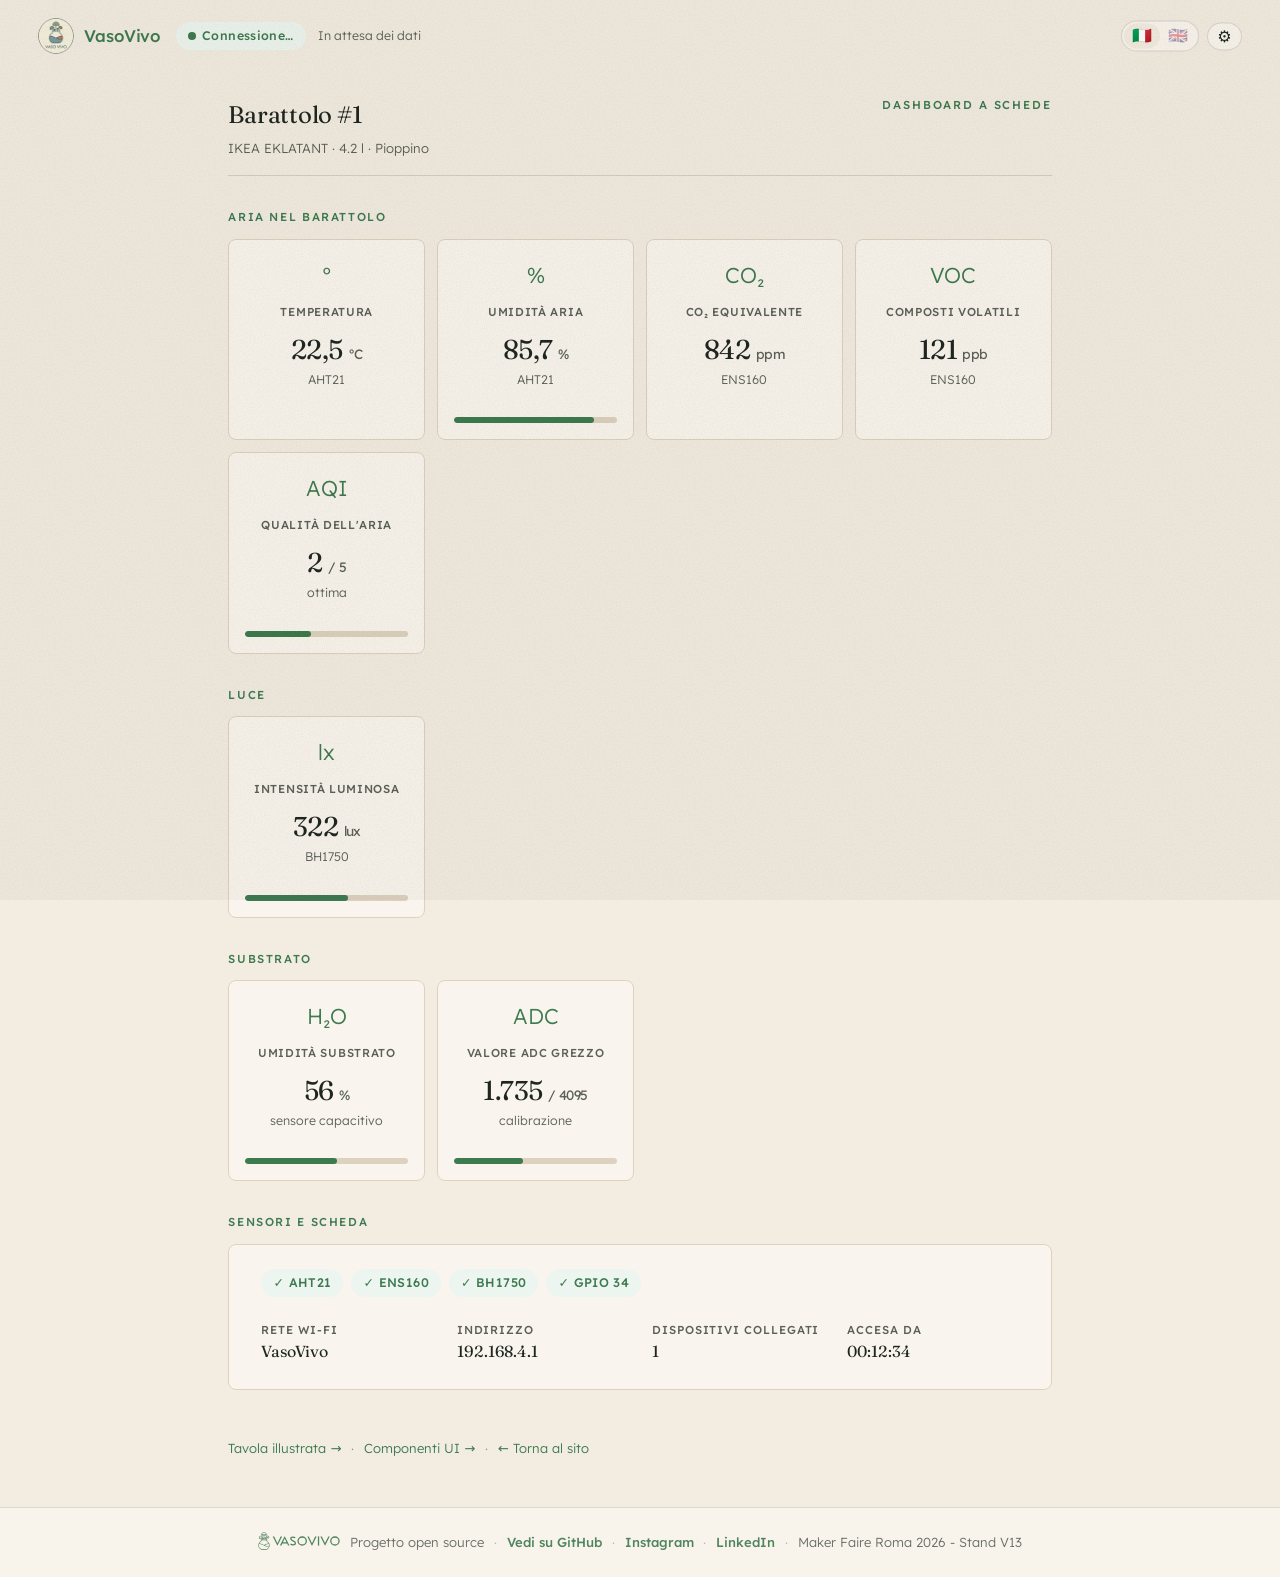
<file: UI/schede.html>
<!DOCTYPE html>
<html lang="it">
<head>
  <meta charset="UTF-8" />
  <meta name="viewport" content="width=device-width, initial-scale=1.0" />
  <title>Dashboard a schede — VasoVivo</title>
  <script async src="https://www.googletagmanager.com/gtag/js?id=G-1X45DY3BR6"></script>
  <script>
    window.dataLayer = window.dataLayer || [];
    function gtag(){dataLayer.push(arguments);}
    gtag('js', new Date());
    gtag('config', 'G-1X45DY3BR6');
  </script>
  <!-- vv:online -->
  <link rel="preconnect" href="https://fonts.googleapis.com" />
  <link rel="preconnect" href="https://fonts.gstatic.com" crossorigin />
  <link href="https://fonts.googleapis.com/css2?family=Fraunces:ital,opsz,wght@0,9..144,300..500;1,9..144,300..400&family=Lexend:wght@300;400;500;600&display=swap" rel="stylesheet" />
  <!-- /vv:online -->
  <link rel="stylesheet" href="../css/style.css" />
</head>
<!--
  Dashboard a schede: ogni misura in una card.
  Sul sito mostra dati simulati; examples/wifi-dashboard/build-data.sh ne fa la copia per l'ESP32.
-->
<body class="vv-page" data-source="demo">

  <header class="vv-top vv-reveal">
    <a class="vv-brand" href="../index.html">
      <img src="../img/logo-small.png" alt="" width="36" height="36" />
      <span>VasoVivo</span>
    </a>
    <div class="vv-top__meta">
      <span class="vv-status vv-status--ok" id="status">
        <span class="vv-status__dot"></span>
        <span id="status-text" data-i18n="dash.connecting">Connessione…</span>
      </span>
      <span class="vv-ts" id="updated" data-i18n="dash.waiting">In attesa dei dati</span>
    </div>
  </header>

  <main class="vv-dash-cards" id="dashboard">

    <div class="vv-dash-header vv-reveal">
      <div>
        <h1 class="vv-dash-header__title" data-i18n="dash.cards.title">Barattolo #1</h1>
        <p class="vv-dash-header__meta" data-i18n-species="dash.meta">IKEA EKLATANT · 4.2 l · Pioppino</p>
      </div>
      <div class="vv-dash-header__badges">
        <span class="vv-eyebrow" data-i18n="dash.cards.eyebrow">Dashboard a schede</span>
      </div>
    </div>

    <div class="vv-dash-group">
      <h2 class="vv-dash-group__title vv-reveal" style="--i: 1" data-i18n="dash.group.air">Aria nel barattolo</h2>
      <div class="vv-metric-grid">

        <div class="vv-metric vv-metric--loading vv-reveal" id="m-temp" style="--i: 2">
          <div class="vv-metric__icon" aria-hidden="true">°</div>
          <div class="vv-metric__label" data-i18n="dash.m.temp">Temperatura</div>
          <div class="vv-metric__value"><span class="vv-metric__number">00,0</span> <span class="vv-metric__unit">°C</span></div>
          <div class="vv-metric__hint">AHT21</div>
        </div>

        <div class="vv-metric vv-metric--loading vv-reveal" id="m-hum" style="--i: 3">
          <div class="vv-metric__icon" aria-hidden="true">%</div>
          <div class="vv-metric__label" data-i18n="dash.m.hum">Umidità aria</div>
          <div class="vv-metric__value"><span class="vv-metric__number">00,0</span> <span class="vv-metric__unit">%</span></div>
          <div class="vv-metric__hint">AHT21</div>
          <div class="vv-metric__bar"><div class="vv-metric__bar-fill"></div></div>
        </div>

        <div class="vv-metric vv-metric--loading vv-reveal" id="m-eco2" style="--i: 4">
          <div class="vv-metric__icon" aria-hidden="true">CO₂</div>
          <div class="vv-metric__label" data-i18n="dash.m.eco2">CO₂ equivalente</div>
          <div class="vv-metric__value"><span class="vv-metric__number">000</span> <span class="vv-metric__unit">ppm</span></div>
          <div class="vv-metric__hint">ENS160</div>
        </div>

        <div class="vv-metric vv-metric--loading vv-reveal" id="m-tvoc" style="--i: 5">
          <div class="vv-metric__icon" aria-hidden="true">VOC</div>
          <div class="vv-metric__label" data-i18n="dash.m.tvoc">Composti volatili</div>
          <div class="vv-metric__value"><span class="vv-metric__number">000</span> <span class="vv-metric__unit">ppb</span></div>
          <div class="vv-metric__hint">ENS160</div>
        </div>

        <div class="vv-metric vv-metric--loading vv-reveal" id="m-aqi" style="--i: 6">
          <div class="vv-metric__icon" aria-hidden="true">AQI</div>
          <div class="vv-metric__label" data-i18n="dash.m.aqi">Qualità dell'aria</div>
          <div class="vv-metric__value"><span class="vv-metric__number">0</span> <span class="vv-metric__unit">/ 5</span></div>
          <div class="vv-metric__hint">ENS160</div>
          <div class="vv-metric__bar"><div class="vv-metric__bar-fill"></div></div>
        </div>

      </div>
    </div>

    <div class="vv-dash-group">
      <h2 class="vv-dash-group__title vv-reveal" style="--i: 7" data-i18n="dash.group.light">Luce</h2>
      <div class="vv-metric-grid">

        <div class="vv-metric vv-metric--loading vv-reveal" id="m-lux" style="--i: 8">
          <div class="vv-metric__icon" aria-hidden="true">lx</div>
          <div class="vv-metric__label" data-i18n="dash.m.lux">Intensità luminosa</div>
          <div class="vv-metric__value"><span class="vv-metric__number">000</span> <span class="vv-metric__unit">lux</span></div>
          <div class="vv-metric__hint">BH1750</div>
          <div class="vv-metric__bar"><div class="vv-metric__bar-fill"></div></div>
        </div>

      </div>
    </div>

    <div class="vv-dash-group">
      <h2 class="vv-dash-group__title vv-reveal" style="--i: 9" data-i18n="dash.group.substrate">Substrato</h2>
      <div class="vv-metric-grid">

        <div class="vv-metric vv-metric--loading vv-reveal" id="m-moisture" style="--i: 10">
          <div class="vv-metric__icon" aria-hidden="true">H₂O</div>
          <div class="vv-metric__label" data-i18n="dash.m.moisture">Umidità substrato</div>
          <div class="vv-metric__value"><span class="vv-metric__number">00</span> <span class="vv-metric__unit">%</span></div>
          <div class="vv-metric__hint" data-i18n="dash.hint.cap">sensore capacitivo</div>
          <div class="vv-metric__bar"><div class="vv-metric__bar-fill"></div></div>
        </div>

        <div class="vv-metric vv-metric--loading vv-reveal" id="m-adc" style="--i: 11">
          <div class="vv-metric__icon" aria-hidden="true">ADC</div>
          <div class="vv-metric__label" data-i18n="dash.m.adc">Valore ADC grezzo</div>
          <div class="vv-metric__value"><span class="vv-metric__number">0000</span> <span class="vv-metric__unit">/ 4095</span></div>
          <div class="vv-metric__hint" data-i18n="dash.hint.cal">calibrazione</div>
          <div class="vv-metric__bar"><div class="vv-metric__bar-fill"></div></div>
        </div>

      </div>
    </div>

    <div class="vv-dash-group vv-reveal" style="--i: 12">
      <h2 class="vv-dash-group__title" data-i18n="dash.group.sensors">Sensori e scheda</h2>
      <div class="vv-panel">
        <div class="vv-sensor-list" id="sensor-list"></div>
        <dl class="vv-info-list">
          <div><dt data-i18n="dash.dt.wifi">Rete Wi-Fi</dt><dd id="info-network">—</dd></div>
          <div><dt data-i18n="dash.dt.ip">Indirizzo</dt><dd id="info-ip">—</dd></div>
          <div><dt data-i18n="dash.dt.clients">Dispositivi collegati</dt><dd id="info-clients">—</dd></div>
          <div><dt data-i18n="dash.dt.uptime">Accesa da</dt><dd id="info-uptime">—</dd></div>
        </dl>
      </div>
    </div>

    <!-- vv:site -->
    <p class="vv-back">
      <a href="index.html" data-i18n="dash.back.jar">Tavola illustrata →</a>
      <span class="vv-foot__sep">·</span>
      <a href="elements.html" data-i18n="dash.back.ui">Componenti UI →</a>
      <span class="vv-foot__sep">·</span>
      <a href="../index.html" data-i18n="dash.back.site">← Torna al sito</a>
    </p>
    <!-- /vv:site -->

  </main>

  <footer class="vv-foot">
    <img class="vv-foot__logo" src="../img/logo.svg" alt="" />
    <span id="footer-source" data-i18n="footer.open">Progetto open source</span>
    <span class="vv-foot__sep">·</span>
    <a href="https://github.com/mferrantini/vasovivo" target="_blank" rel="noopener" data-i18n="footer.github">Vedi su GitHub</a>
    <span class="vv-foot__sep">·</span>
    <a href="https://www.instagram.com/vasovivo_/" target="_blank" rel="noopener" data-i18n="footer.instagram">Instagram</a>
    <span class="vv-foot__sep">·</span>
    <a href="https://www.linkedin.com/in/marcoferrantini/" target="_blank" rel="noopener" data-i18n="footer.linkedin">LinkedIn</a>
    <span class="vv-foot__sep">·</span>
    <span data-i18n="footer.mf">Maker Faire Roma 2026 - Stand V13</span>
  </footer>

  <script src="../js/vv-settings.js"></script>
  <script src="../js/vv-data.js"></script>
  <script src="../js/vv-dashboard.js"></script>
</body>
</html>
</file>
<file: css/style.css>
/* VasoVivo UI Toolkit — entry point */
@import url('vv-ui/tokens.css');
@import url('vv-ui/base.css');
@import url('vv-ui/layout.css');
@import url('vv-ui/site.css');
@import url('vv-ui/dashboard.css');
@import url('vv-ui/jar.css');
@import url('vv-ui/illustration.css');
@import url('vv-ui/readings.css');
@import url('vv-ui/components.css');
@import url('vv-ui/modal.css');
@import url('vv-ui/settings.css');
@import url('vv-ui/utilities.css');
@import url('vv-ui/motion.css');
</file>
